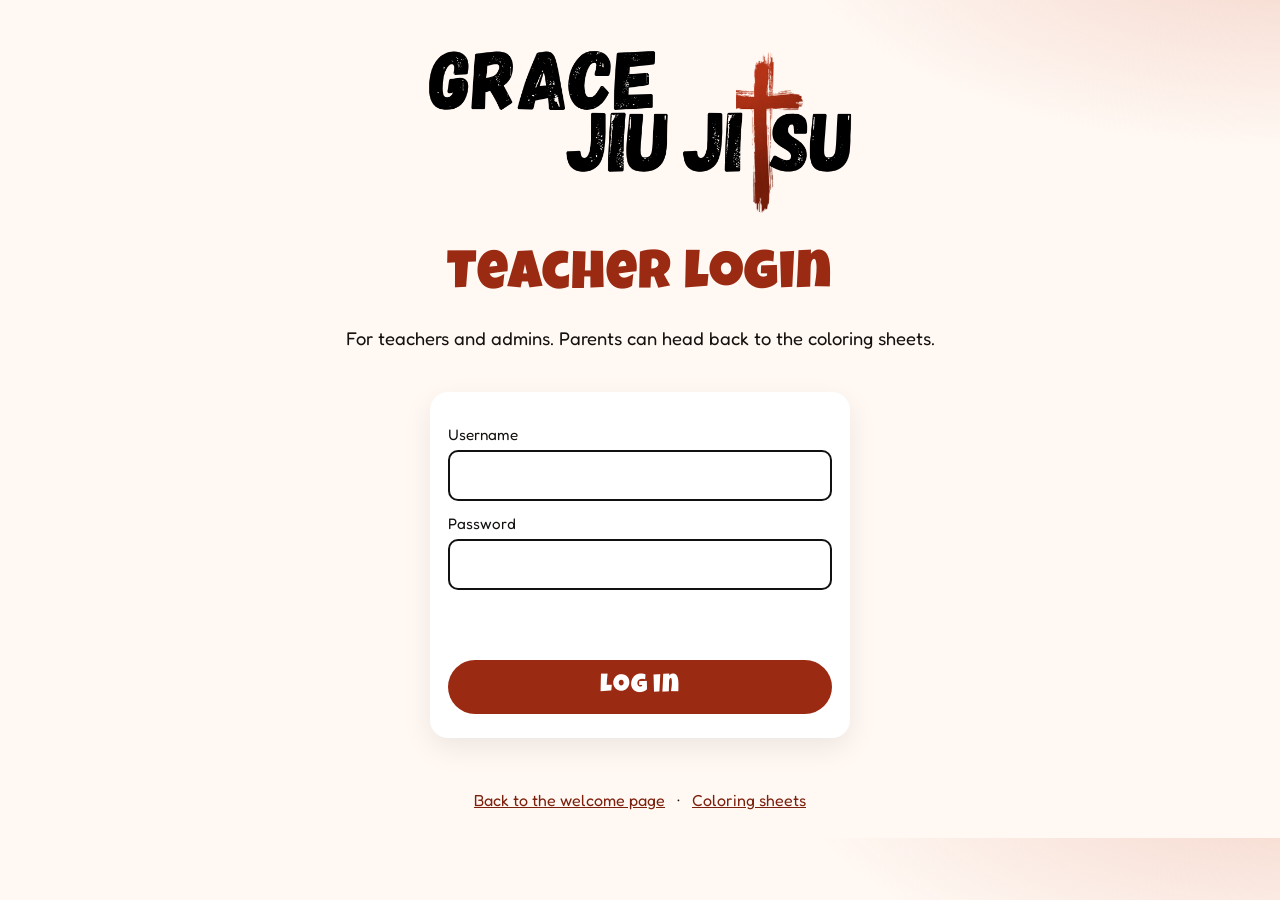
<file: login/index.html>
<!DOCTYPE html>
<html lang="en">
<head>
  <meta charset="UTF-8" />
  <meta name="viewport" content="width=device-width, initial-scale=1" />
  <meta name="bjj-base" content="">
  <script src="/bjj-base.js?v=20261029-63"></script>
  <meta name="robots" content="noindex, nofollow, noarchive, nosnippet">
  <meta name="googlebot" content="noindex, nofollow">
  <title>Teacher login · Grace BJJ Kids</title>
  <link rel="manifest" href="/login/manifest.webmanifest" />
  <meta name="theme-color" content="#9b2a12" />
  <meta name="mobile-web-app-capable" content="yes" />
  <meta name="apple-mobile-web-app-capable" content="yes" />
  <meta name="apple-mobile-web-app-status-bar-style" content="default" />
  <meta name="application-name" content="Grace BJJ Staff" />
  <meta name="apple-mobile-web-app-title" content="Grace BJJ Staff" />
  <link rel="icon" href="/icons/favicon-32.png" type="image/png" sizes="32x32" />
  <link rel="apple-touch-icon" href="/icons/apple-touch-icon.png" sizes="180x180" />
  <link rel="stylesheet" href="/css/splash.css?v=20261029-63" />
  <script src="/pwa.js?v=20261029-63" defer></script>
  <style>
    form.login {
      max-width: 420px;
      margin: 24px auto 40px;
      background: #fff;
      border-radius: 18px;
      padding: 20px 18px 24px;
      box-shadow: 0 10px 30px rgba(20, 17, 15, 0.08);
    }
    label { display: block; font-size: 0.95rem; margin: 12px 0 4px; }
    input {
      width: 100%;
      font: inherit;
      font-size: 16px;
      padding: 12px;
      border-radius: 10px;
      border: 2px solid #111;
      min-height: 48px;
    }
    button.big { border: 0; width: 100%; cursor: pointer; margin-top: 16px; }
    button.big:disabled { opacity: 0.7; }
    .error { color: #9b2a12; min-height: 1.4em; font-weight: 700; }
    .login-links { text-align: center; }
    .login-links a { display: inline-flex; align-items: center; min-height: 44px; padding: 8px; }
  </style>
</head>
<body>
  <main class="wrap">
    <header class="hero">
      <img class="logo" src="/img/logo/grace-logo-mark-transparent.png" alt="Grace Jiu-Jitsu" />
      <h1>Teacher login</h1>
      <p class="welcome">For teachers and admins. Parents can head back to the coloring sheets.</p>
    </header>
    <form class="login" id="loginForm">
      <label for="username">Username</label>
      <input id="username" name="username" autocomplete="username" required />
      <label for="password">Password</label>
      <input id="password" name="password" type="password" autocomplete="current-password" required />
      <p class="error" id="error" role="alert"></p>
      <button class="big" type="submit">Log in</button>
    </form>
    <p class="login-links"><a href="/">Back to the welcome page</a> · <a href="/coloring/">Coloring sheets</a></p>
  </main>
  <script>
    const form = document.getElementById("loginForm");
    const error = document.getElementById("error");
    const submit = form.querySelector("button.big");
    let pending = false;
    form.addEventListener("submit", async (event) => {
      event.preventDefault();
      if (pending) return;
      pending = true;
      submit.disabled = true;
      error.textContent = "";
      try {
        const pre = await fetch("/api/auth/csrf", { credentials: "same-origin" });
        const csrfBody = await pre.json();
        const res = await fetch("/api/login", {
          method: "POST",
          credentials: "same-origin",
          headers: { "Content-Type": "application/json", "X-CSRF-Token": csrfBody.csrf },
          body: JSON.stringify({
            username: document.getElementById("username").value.trim(),
            password: document.getElementById("password").value
          })
        });
        const data = await res.json().catch(() => ({}));
        if (!res.ok) {
          error.textContent = data.error || "Could not log in.";
          return;
        }
        window.location.href = "/app/";
      } catch (err) {
        error.textContent = "The attendance server is not reachable from this page.";
      } finally {
        pending = false;
        submit.disabled = false;
      }
    });
  </script>
</body>
</html>
</file>
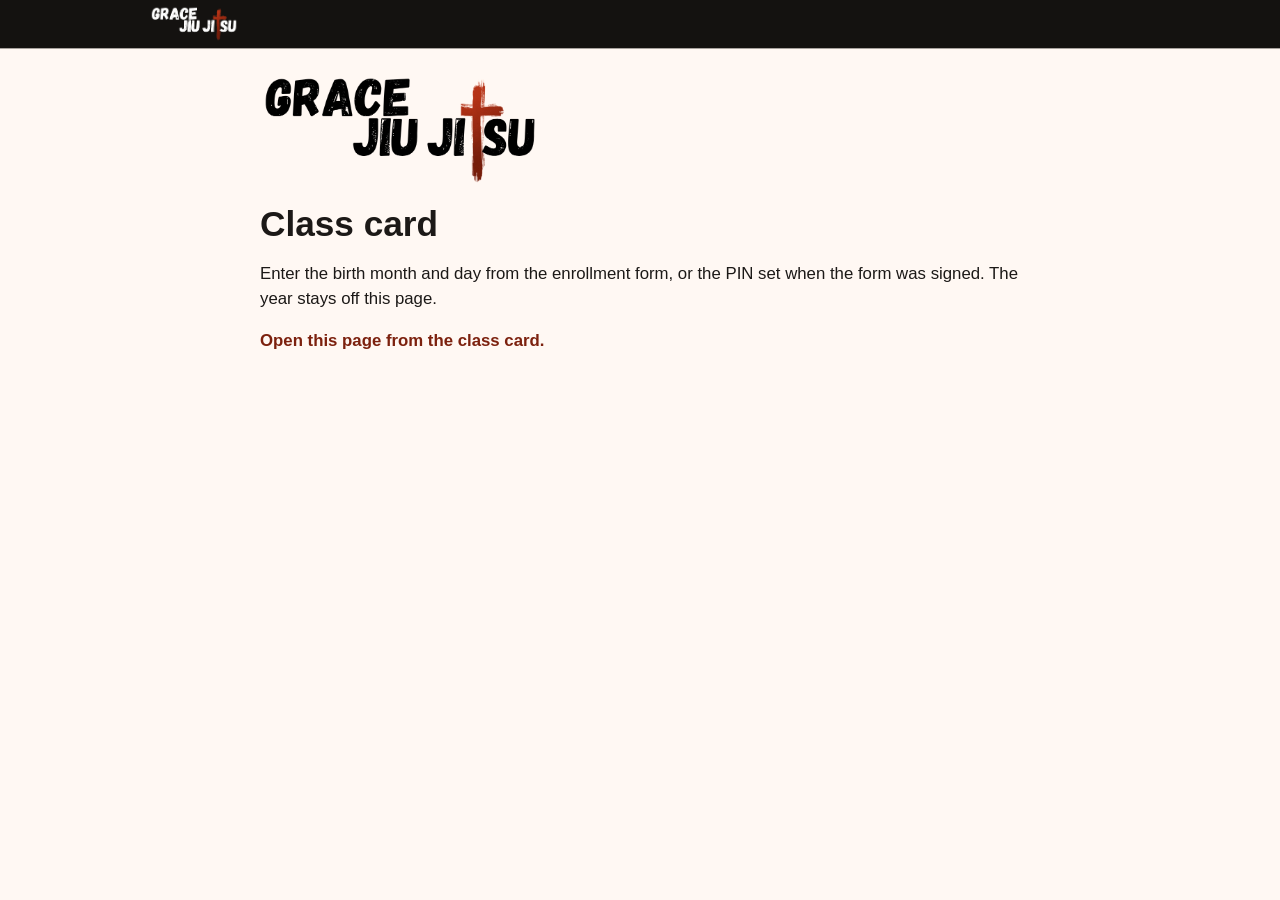
<file: p/index.html>
<!DOCTYPE html>
<html lang="en">
<head>
  <meta charset="UTF-8" />
  <meta name="viewport" content="width=device-width, initial-scale=1" />
  <meta name="bjj-base" content="">
  <script src="/bjj-base.js?v=20261029-63"></script>
  <meta name="robots" content="noindex, nofollow, noarchive, nosnippet">
  <meta name="googlebot" content="noindex, nofollow">
  <meta http-equiv="Cache-Control" content="no-store" />
  <meta name="referrer" content="no-referrer" />
  <title>Class card · Grace BJJ</title>
  <meta name="description" content="A parent checks one child's class card at Grace BJJ." />
  <link rel="icon" href="/icons/favicon-32.png" type="image/png" sizes="32x32" />
  <link rel="stylesheet" href="/css/waiver.css?v=20261029-63" />
  <link rel="stylesheet" href="/css/button-groups.css?v=20261029-63" />
  <link rel="stylesheet" href="/css/site-header.css?v=20261029-63" />
</head>
<body>
  <a class="skip" href="#main">Skip to content</a>
  <header class="top no-print" data-site-header>
    <div class="top-bar">
      <a class="brand" href="/">
        <img src="/img/logo/grace-logo-mark-reversed-transparent.png" alt="Grace Jiu-Jitsu home" />
      </a>
    </div>
  </header>
  <main class="sheet" id="main">
    <img class="logo" src="/img/logo/grace-logo-mark-transparent.png" alt="Grace Jiu-Jitsu" />
    <h1>Class card</h1>
    <p id="lead">Enter the birth month and day from the enrollment form, or the PIN set when the form was signed. The year stays off this page.</p>
    <p class="error" id="gateNote" role="alert"></p>
    <form id="gate" hidden>
      <div class="field">
        <label for="month">Birth month</label>
        <input id="month" name="month" type="number" inputmode="numeric" min="1" max="12" required autocomplete="off" />
      </div>
      <div class="field">
        <label for="day">Birth day</label>
        <input id="day" name="day" type="number" inputmode="numeric" min="1" max="31" required autocomplete="off" />
      </div>
      <div class="field">
        <label for="pin">PIN</label>
        <input id="pin" name="pin" type="password" inputmode="numeric" minlength="4" maxlength="4" autocomplete="off" />
      </div>
      <p class="row btn-grid no-print"><button type="submit">Show this card</button></p>
    </form>
    <section id="card" hidden>
      <h2 id="who" tabindex="-1"></h2>
      <p id="group"></p>
      <dl class="card-facts">
        <div>
          <dt>Belt</dt>
          <dd id="rank"></dd>
        </div>
        <div>
          <dt>Attendance</dt>
          <dd id="attendedCount"></dd>
        </div>
        <div class="wide">
          <dt>Next class</dt>
          <dd id="nextClass"></dd>
        </div>
      </dl>
      <h2 id="learnedHeading">Recent techniques</h2>
      <ul id="learned" class="learned" aria-labelledby="learnedHeading"></ul>
      <p id="learnedEmpty" hidden>No techniques recorded yet.</p>
      <h2>Progress</h2>
      <p id="progress"></p>
      <p id="recent"></p>
      <h2>Enrollment form</h2>
      <p id="waiver"></p>
      <p class="row btn-grid no-print">
        <button type="button" id="printWaiver" hidden>View / print my signed waiver</button>
        <a class="button" id="signLink" hidden href="/kids/waiver/">Sign the enrollment form</a>
      </p>
      <section id="printCopy" hidden>
        <h2>Signed enrollment</h2>
        <p id="printWho"></p>
        <p id="printWhen"></p>
        <img id="printSig" alt="Signature" hidden />
        <img id="printParentSig" alt="Parent or guardian signature" hidden />
      </section>
    </section>
  </main>
  <script>
    (function () {
      var token = (location.hash || "").replace(/^#/, "");
      var gate = document.getElementById("gate");
      var note = document.getElementById("gateNote");
      var card = document.getElementById("card");

      function say(message) {
        note.textContent = message || "";
      }

      if (!/^[A-Za-z0-9_-]{20,80}$/.test(token)) {
        say("Open this page from the class card.");
        return;
      }

      fetch("/api/me", { credentials: "same-origin", cache: "no-store" })
        .then(function (res) {
          if (res.ok) location.replace("/app/#" + token);
        })
        .catch(function () {});

      gate.hidden = false;
      gate.addEventListener("submit", function (event) {
        event.preventDefault();
        say("");
        var month = Number(document.getElementById("month").value);
        var day = Number(document.getElementById("day").value);
        var pin = document.getElementById("pin").value.trim();
        fetch("/api/public/parent", {
          method: "POST",
          credentials: "same-origin",
          cache: "no-store",
          headers: { "Content-Type": "application/json" },
          body: JSON.stringify({ token: token, month: month, day: day, pin: pin })
        })
          .then(function (res) {
            return res.json().then(function (body) {
              return { ok: res.ok, body: body || {} };
            });
          })
          .then(function (result) {
            if (!result.ok) throw new Error(result.body.error || "Those details don't match.");
            paint(result.body, month, day);
          })
          .catch(function (err) {
            say(err.message || "Those details don't match.");
          });
      });

      function classWord(count) {
        return count === 1 ? "1 class" : count + " classes";
      }

      function paint(profile, month, day) {
        gate.hidden = true;
        card.hidden = false;
        document.getElementById("lead").hidden = true;
        var who = document.getElementById("who");
        who.textContent = profile.firstName || "";
        document.getElementById("group").textContent = profile.ageGroup || "";
        document.getElementById("rank").textContent =
          (profile.beltLabel || "White") + " belt, " + (profile.stripesLabel || "no stripes");
        var progress = profile.progress || {};
        var attended = progress.classes || 0;
        document.getElementById("attendedCount").textContent = classWord(attended);
        var next = profile.nextClass || {};
        var nextEl = document.getElementById("nextClass");
        nextEl.replaceChildren();
        if (next.label && next.time) {
          if (next.makeUp) nextEl.appendChild(document.createTextNode("Make-up class: "));
          var dateLine = document.createElement("span");
          dateLine.textContent = next.label;
          var timeLine = document.createElement("span");
          timeLine.className = "next-time";
          timeLine.textContent = next.time;
          nextEl.appendChild(dateLine);
          nextEl.appendChild(timeLine);
        } else {
          nextEl.textContent = "No upcoming class is on the calendar.";
        }
        var learned = Array.isArray(progress.recentTechniques) ? progress.recentTechniques : [];
        var list = document.getElementById("learned");
        var empty = document.getElementById("learnedEmpty");
        list.replaceChildren();
        learned.forEach(function (item) {
          if (!item || !item.name) return;
          var li = document.createElement("li");
          li.textContent = item.words ? item.name + ", " + item.words : item.name;
          list.appendChild(li);
        });
        var shown = list.children.length > 0;
        list.hidden = !shown;
        empty.hidden = shown;
        var attendedLine = attended + (attended === 1 ? " class attended." : " classes attended.");
        var progressLine;
        var techniqueCount = progress.techniques || 0;
        if (progress.classesTotal && (profile.belt || "white") === "white") {
          progressLine = (progress.classesDone || 0) + " of " + progress.classesTotal + " curriculum classes mastered toward blue belt.";
        } else if (progress.classesTotal) {
          progressLine = attendedLine;
        } else {
          progressLine = techniqueCount + (techniqueCount === 1 ? " technique checked off." : " techniques checked off.");
        }
        document.getElementById("progress").textContent = progressLine;
        var recent = Array.isArray(progress.recentAttendance) ? progress.recentAttendance : [];
        document.getElementById("recent").textContent = recent.length
          ? "Recent attendance: " + recent.join(", ")
          : "No attendance recorded yet.";
        who.focus();
        var waiver = profile.waiver || {};
        var sign = document.getElementById("signLink");
        var printBtn = document.getElementById("printWaiver");
        if (waiver.signed) {
          document.getElementById("waiver").textContent =
            "Signed " + (waiver.signedOn || "") + " by " + (waiver.signerName || "") + ".";
          printBtn.hidden = false;
          sign.hidden = true;
        } else {
          document.getElementById("waiver").textContent = "Not signed yet.";
          printBtn.hidden = true;
          sign.hidden = false;
          sign.href = profile.signForm === "adult" ? "/waiver/" : "/kids/waiver/";
          sign.addEventListener("click", function () {
            try {
              sessionStorage.setItem("bjj-parent-sign", JSON.stringify({
                token: token,
                month: month,
                day: day
              }));
            } catch (err) { /* the form still opens */ }
          });
        }
        printBtn.addEventListener("click", function () {
          fetch("/api/public/parent/waiver", { credentials: "same-origin", cache: "no-store" })
            .then(function (res) {
              return res.json().then(function (body) {
                if (!res.ok) throw new Error((body && body.error) || "That form is not available.");
                return body;
              });
            })
            .then(function (body) {
              document.getElementById("printWho").textContent = body.participantName || "";
              document.getElementById("printWhen").textContent =
                "Signed " + (body.signedOn || "") + " by " + (body.signerName || "") + ".";
              var img = document.getElementById("printSig");
              if (body.signature) {
                img.src = body.signature;
                img.hidden = false;
              }
              var parentImg = document.getElementById("printParentSig");
              if (body.parentSignature) {
                parentImg.src = body.parentSignature;
                parentImg.hidden = false;
              }
              document.getElementById("printCopy").hidden = false;
              window.print();
            })
            .catch(function (err) {
              say(err.message || "That form is not available.");
            });
        });
      }
    })();
  </script>
  <script src="/site-nav.js?v=20261029-63"></script>
</body>
</html>
</file>
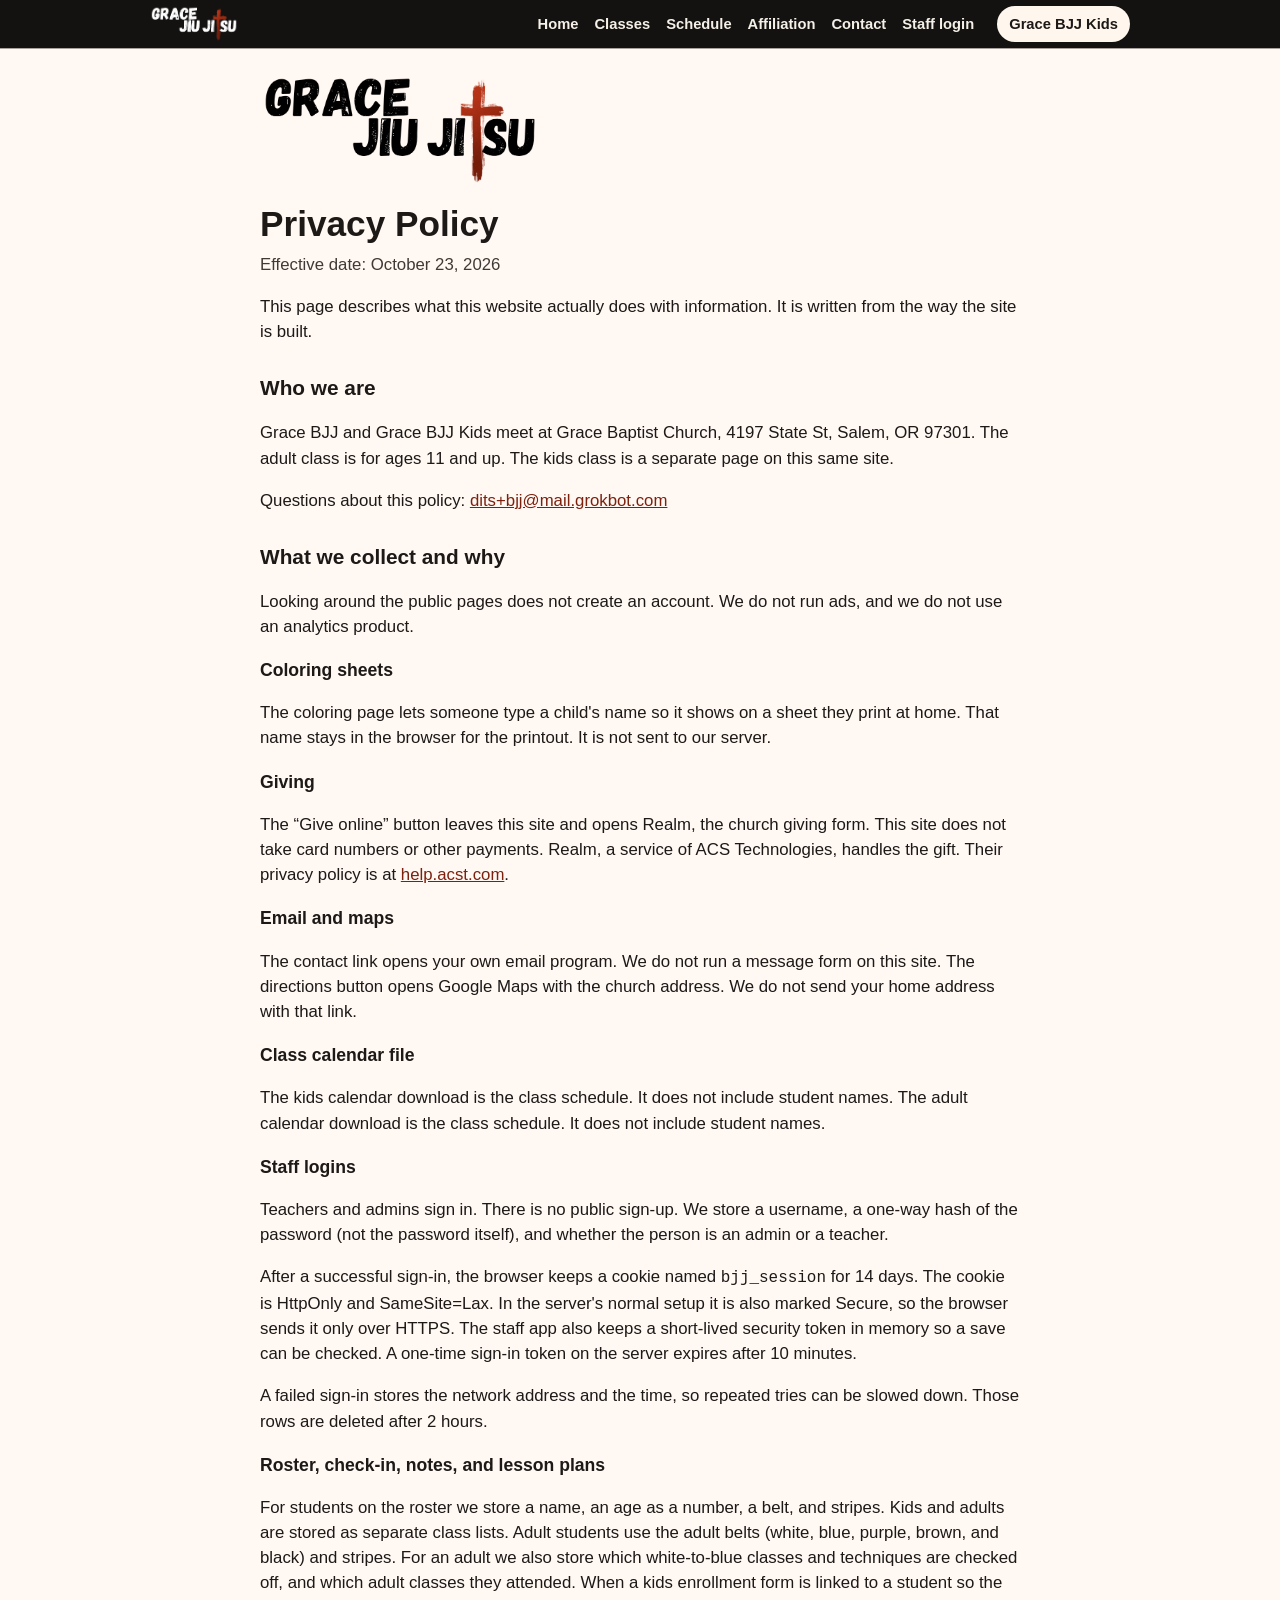
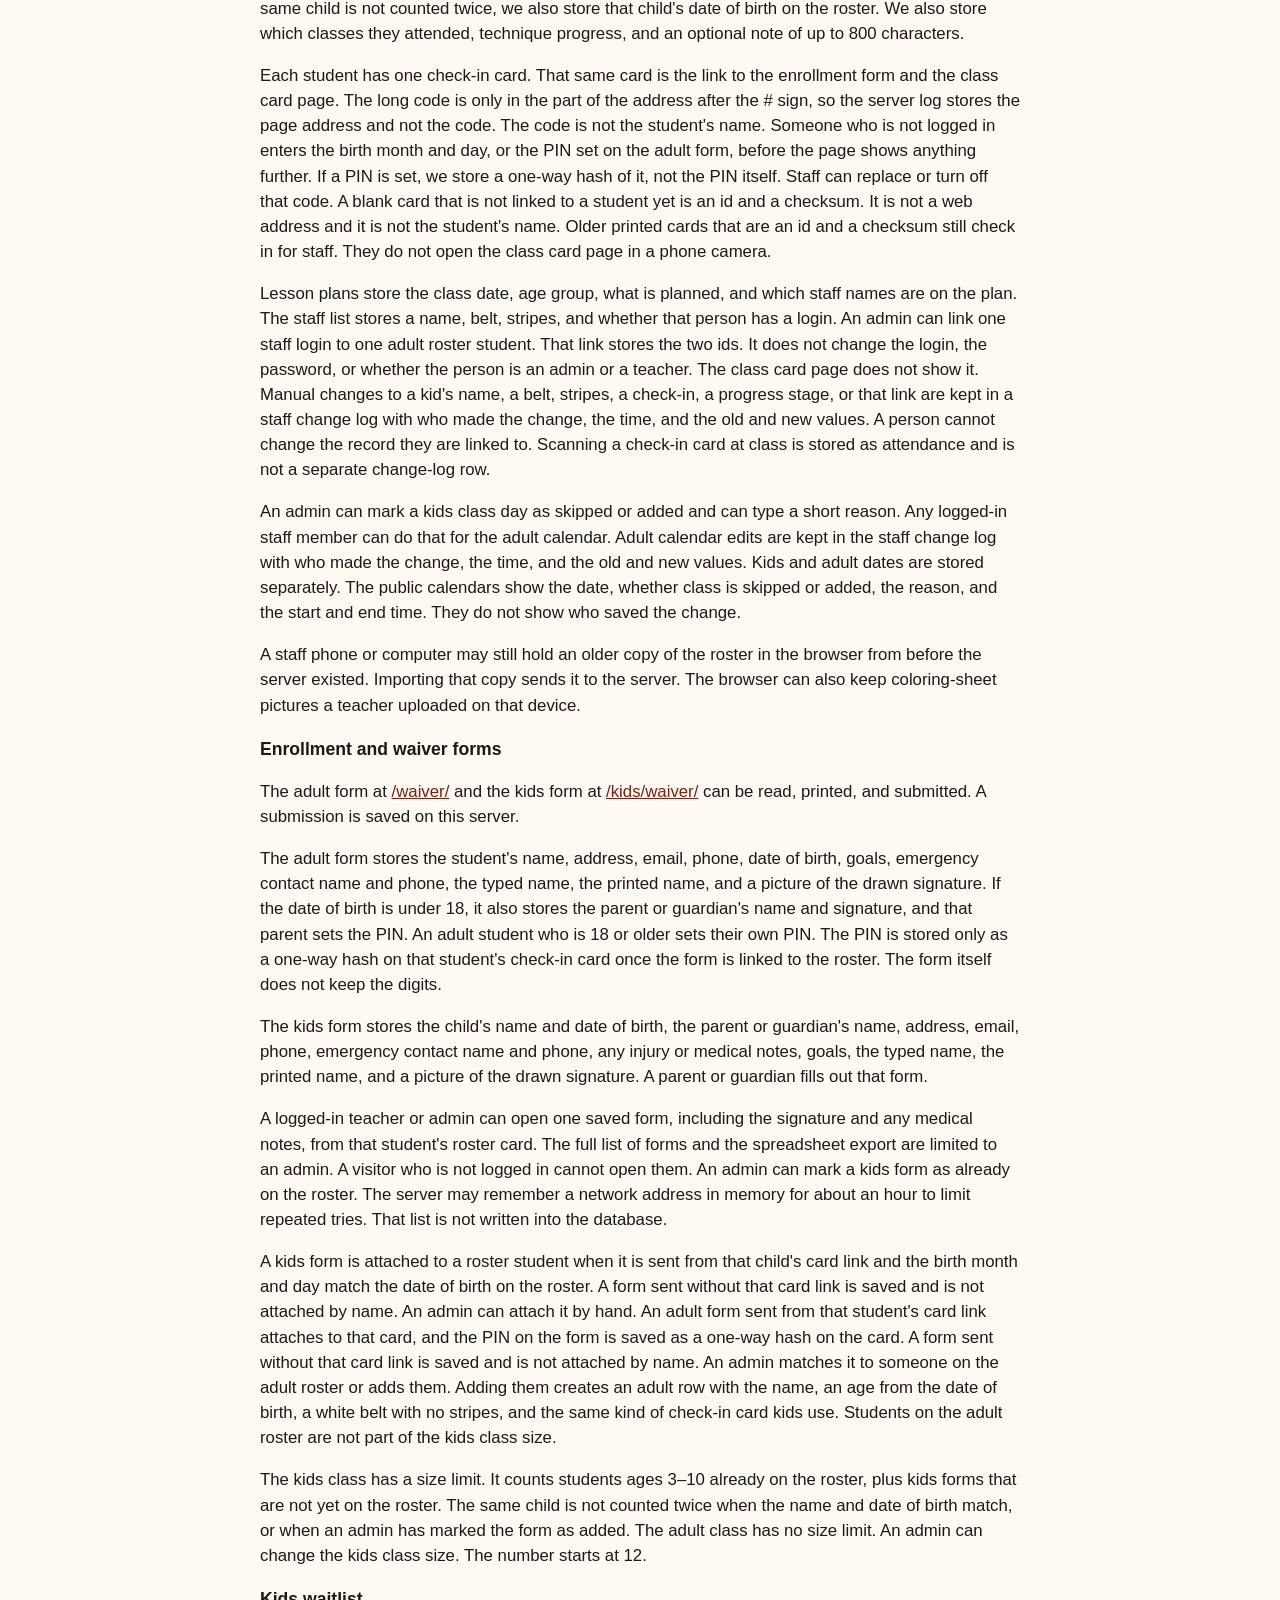
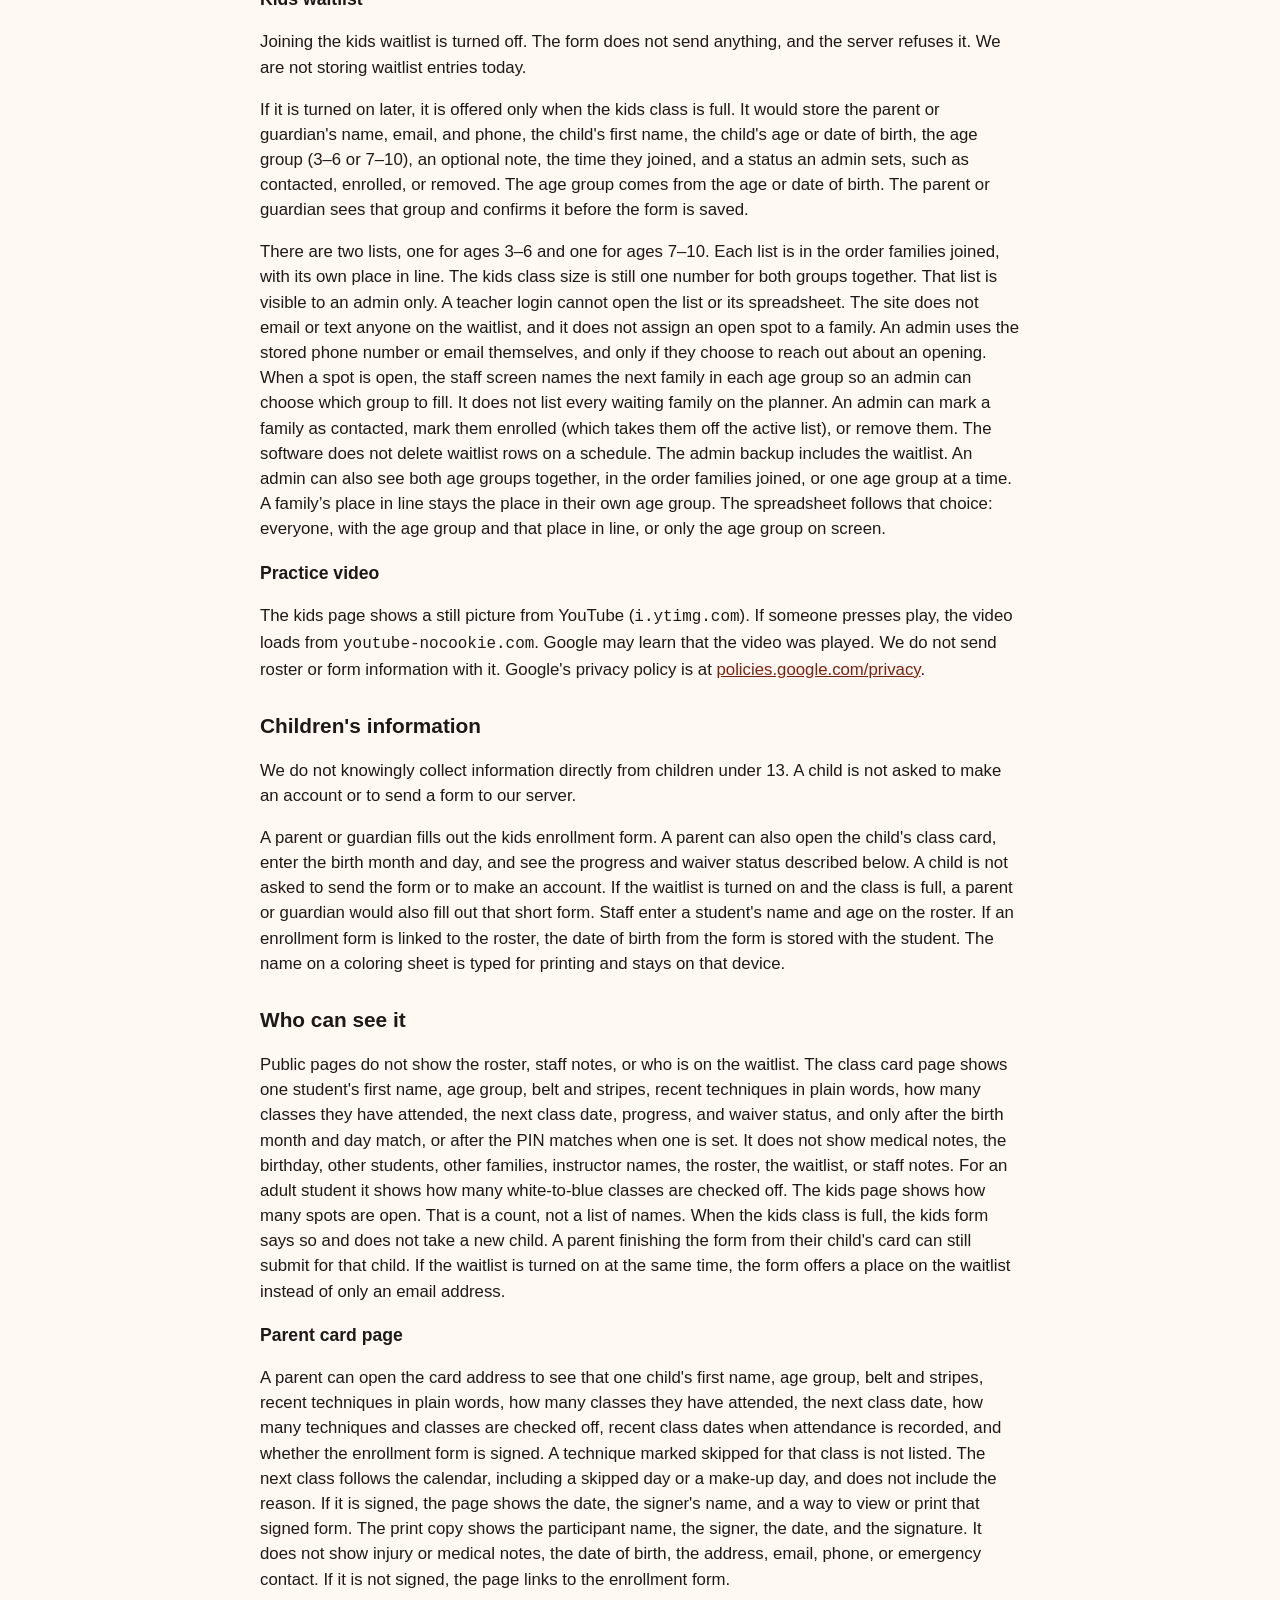
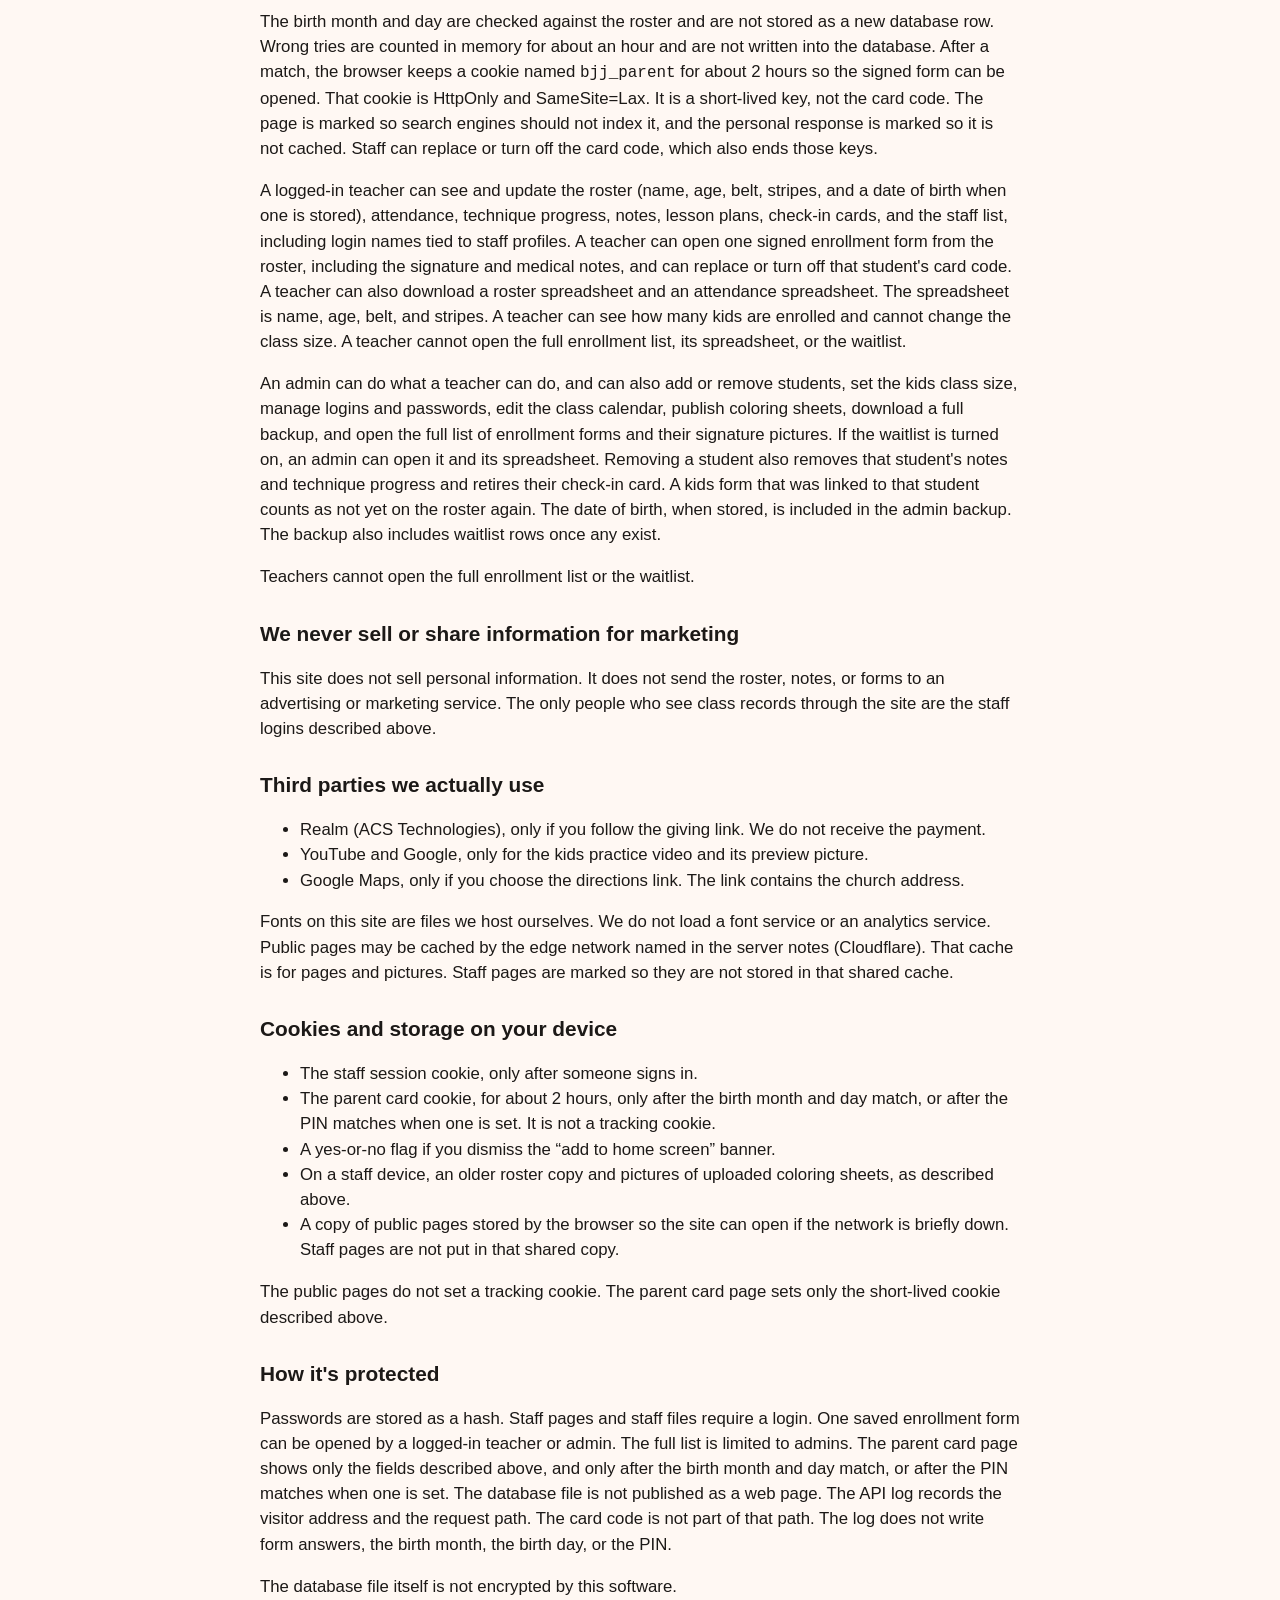
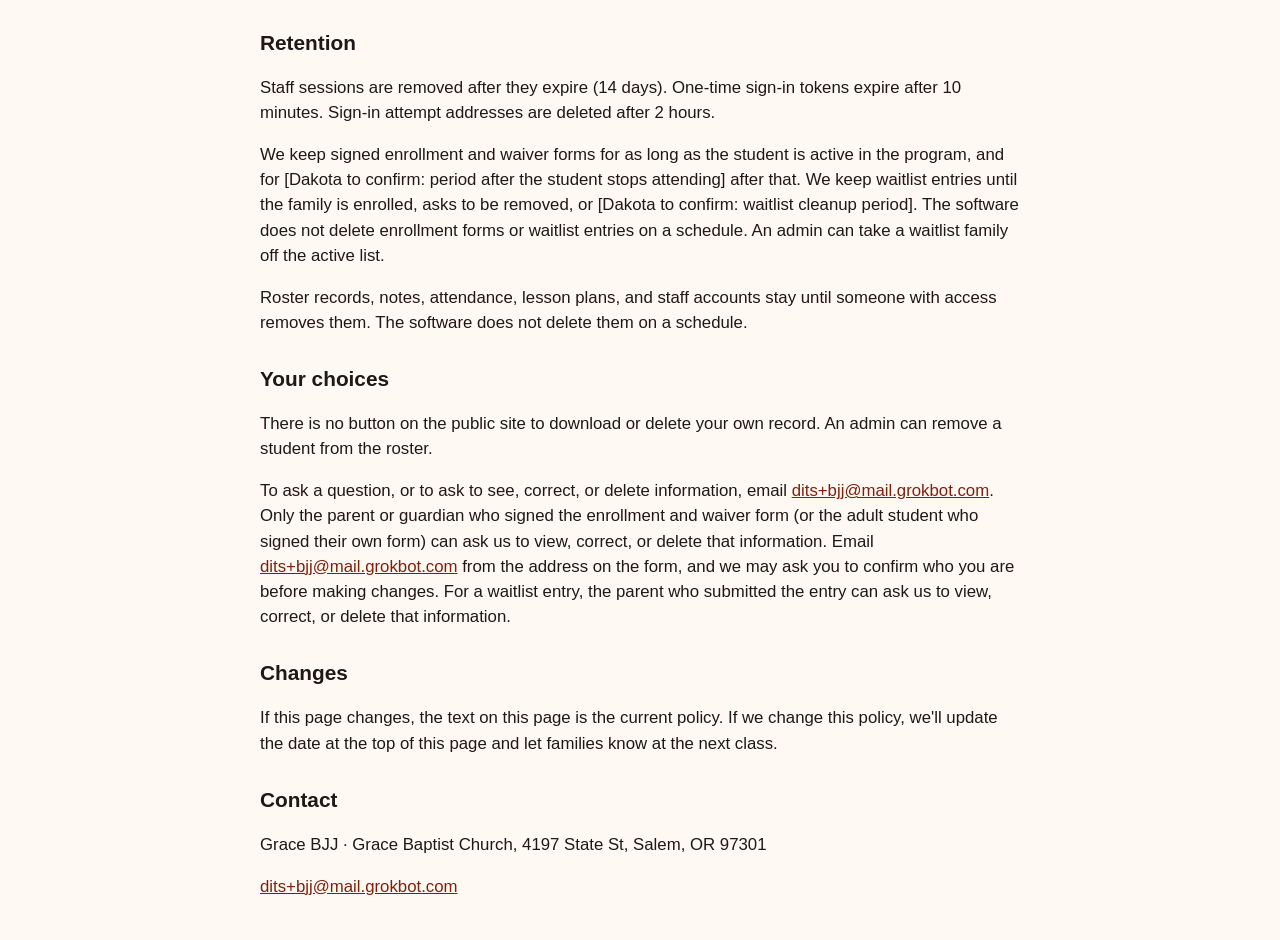
<file: privacy/index.html>
<!DOCTYPE html>
<html lang="en">
<head>
  <meta charset="UTF-8" />
  <meta name="viewport" content="width=device-width, initial-scale=1" />
  <meta name="bjj-base" content="">
  <script src="/bjj-base.js?v=20261029-63"></script>
  <meta name="robots" content="noindex, nofollow, noarchive, nosnippet">
  <meta name="googlebot" content="noindex, nofollow">
  <title>Privacy Policy · Grace BJJ</title>
  <meta name="description" content="How Grace BJJ and Grace BJJ Kids handle information at Grace Baptist Church in Salem." />
  <link rel="icon" href="/icons/favicon-32.png" type="image/png" sizes="32x32" />
  <link rel="stylesheet" href="/css/waiver.css?v=20261029-63" />
  <link rel="stylesheet" href="/css/site-header.css?v=20261029-63" />
</head>
<body>
  <a class="skip" href="#main">Skip to content</a>
  <header class="top" data-site-header>
    <div class="top-bar">
      <a class="brand" href="/">
        <img src="/img/logo/grace-logo-mark-reversed-transparent.png" alt="Grace Jiu-Jitsu home" />
      </a>
      <a class="kids-pill" href="/kids/">Grace BJJ Kids</a>
      <button type="button" class="nav-toggle" aria-expanded="false" aria-controls="site-menu" aria-label="Menu">
        <span class="nav-toggle-bars" aria-hidden="true"></span>
      </button>
      <nav class="site-nav" id="site-menu" aria-label="Primary">
        <a href="/#home">Home</a>
        <a href="/#classes">Classes</a>
        <a href="/#schedule">Schedule</a>
        <a href="/#affiliation">Affiliation</a>
        <a href="/#contact">Contact</a>
        <a href="/login/">Staff login</a>
      </nav>
    </div>
  </header>
  <main class="sheet" id="main">
    <img class="logo" src="/img/logo/grace-logo-mark-transparent.png" alt="Grace Jiu-Jitsu" />
    <h1>Privacy Policy</h1>
    <p class="lede">Effective date: October 23, 2026</p>
    <p>This page describes what this website actually does with information. It is written from the way the site is built.</p>

    <section>
      <h2>Who we are</h2>
      <p>Grace BJJ and Grace BJJ Kids meet at Grace Baptist Church, 4197 State St, Salem, OR 97301. The adult class is for ages 11 and up. The kids class is a separate page on this same site.</p>
      <p>Questions about this policy: <a href="mailto:dits%2Bbjj@mail.grokbot.com?subject=Grace%20BJJ%20privacy">dits+bjj@mail.grokbot.com</a></p>
    </section>

    <section>
      <h2>What we collect and why</h2>
      <p>Looking around the public pages does not create an account. We do not run ads, and we do not use an analytics product.</p>

      <h3>Coloring sheets</h3>
      <p>The coloring page lets someone type a child's name so it shows on a sheet they print at home. That name stays in the browser for the printout. It is not sent to our server.</p>

      <h3>Giving</h3>
      <p>The “Give online” button leaves this site and opens Realm, the church giving form. This site does not take card numbers or other payments. Realm, a service of ACS Technologies, handles the gift. Their privacy policy is at <a href="https://help.acst.com/en/trust-center/policies/privacy-policy" target="_blank" rel="noopener noreferrer">help.acst.com</a>.</p>

      <h3>Email and maps</h3>
      <p>The contact link opens your own email program. We do not run a message form on this site. The directions button opens Google Maps with the church address. We do not send your home address with that link.</p>

      <h3>Class calendar file</h3>
      <p>The kids calendar download is the class schedule. It does not include student names. The adult calendar download is the class schedule. It does not include student names.</p>

      <h3>Staff logins</h3>
      <p>Teachers and admins sign in. There is no public sign-up. We store a username, a one-way hash of the password (not the password itself), and whether the person is an admin or a teacher.</p>
      <p>After a successful sign-in, the browser keeps a cookie named <code>bjj_session</code> for 14 days. The cookie is HttpOnly and SameSite=Lax. In the server's normal setup it is also marked Secure, so the browser sends it only over HTTPS. The staff app also keeps a short-lived security token in memory so a save can be checked. A one-time sign-in token on the server expires after 10 minutes.</p>
      <p>A failed sign-in stores the network address and the time, so repeated tries can be slowed down. Those rows are deleted after 2 hours.</p>

      <h3>Roster, check-in, notes, and lesson plans</h3>
      <p>For students on the roster we store a name, an age as a number, a belt, and stripes. Kids and adults are stored as separate class lists. Adult students use the adult belts (white, blue, purple, brown, and black) and stripes. For an adult we also store which white-to-blue classes and techniques are checked off, and which adult classes they attended. When a kids enrollment form is linked to a student so the same child is not counted twice, we also store that child's date of birth on the roster. We also store which classes they attended, technique progress, and an optional note of up to 800 characters.</p>
      <p>Each student has one check-in card. That same card is the link to the enrollment form and the class card page. The long code is only in the part of the address after the # sign, so the server log stores the page address and not the code. The code is not the student's name. Someone who is not logged in enters the birth month and day, or the PIN set on the adult form, before the page shows anything further. If a PIN is set, we store a one-way hash of it, not the PIN itself. Staff can replace or turn off that code. A blank card that is not linked to a student yet is an id and a checksum. It is not a web address and it is not the student's name. Older printed cards that are an id and a checksum still check in for staff. They do not open the class card page in a phone camera.</p>
      <p>Lesson plans store the class date, age group, what is planned, and which staff names are on the plan. The staff list stores a name, belt, stripes, and whether that person has a login. An admin can link one staff login to one adult roster student. That link stores the two ids. It does not change the login, the password, or whether the person is an admin or a teacher. The class card page does not show it. Manual changes to a kid's name, a belt, stripes, a check-in, a progress stage, or that link are kept in a staff change log with who made the change, the time, and the old and new values. A person cannot change the record they are linked to. Scanning a check-in card at class is stored as attendance and is not a separate change-log row.</p>
      <p>An admin can mark a kids class day as skipped or added and can type a short reason. Any logged-in staff member can do that for the adult calendar. Adult calendar edits are kept in the staff change log with who made the change, the time, and the old and new values. Kids and adult dates are stored separately. The public calendars show the date, whether class is skipped or added, the reason, and the start and end time. They do not show who saved the change.</p>
      <p>A staff phone or computer may still hold an older copy of the roster in the browser from before the server existed. Importing that copy sends it to the server. The browser can also keep coloring-sheet pictures a teacher uploaded on that device.</p>

      <h3>Enrollment and waiver forms</h3>
      <p>The adult form at <a href="/waiver/">/waiver/</a> and the kids form at <a href="/kids/waiver/">/kids/waiver/</a> can be read, printed, and submitted. A submission is saved on this server.</p>
      <p>The adult form stores the student's name, address, email, phone, date of birth, goals, emergency contact name and phone, the typed name, the printed name, and a picture of the drawn signature. If the date of birth is under 18, it also stores the parent or guardian's name and signature, and that parent sets the PIN. An adult student who is 18 or older sets their own PIN. The PIN is stored only as a one-way hash on that student's check-in card once the form is linked to the roster. The form itself does not keep the digits.</p>
      <p>The kids form stores the child's name and date of birth, the parent or guardian's name, address, email, phone, emergency contact name and phone, any injury or medical notes, goals, the typed name, the printed name, and a picture of the drawn signature. A parent or guardian fills out that form.</p>
      <p>A logged-in teacher or admin can open one saved form, including the signature and any medical notes, from that student's roster card. The full list of forms and the spreadsheet export are limited to an admin. A visitor who is not logged in cannot open them. An admin can mark a kids form as already on the roster. The server may remember a network address in memory for about an hour to limit repeated tries. That list is not written into the database.</p>
      <p>A kids form is attached to a roster student when it is sent from that child's card link and the birth month and day match the date of birth on the roster. A form sent without that card link is saved and is not attached by name. An admin can attach it by hand. An adult form sent from that student's card link attaches to that card, and the PIN on the form is saved as a one-way hash on the card. A form sent without that card link is saved and is not attached by name. An admin matches it to someone on the adult roster or adds them. Adding them creates an adult row with the name, an age from the date of birth, a white belt with no stripes, and the same kind of check-in card kids use. Students on the adult roster are not part of the kids class size.</p>
      <p>The kids class has a size limit. It counts students ages 3–10 already on the roster, plus kids forms that are not yet on the roster. The same child is not counted twice when the name and date of birth match, or when an admin has marked the form as added. The adult class has no size limit. An admin can change the kids class size. The number starts at 12.</p>

      <h3>Kids waitlist</h3>
      <p>Joining the kids waitlist is turned off. The form does not send anything, and the server refuses it. We are not storing waitlist entries today.</p>
      <p>If it is turned on later, it is offered only when the kids class is full. It would store the parent or guardian's name, email, and phone, the child's first name, the child's age or date of birth, the age group (3–6 or 7–10), an optional note, the time they joined, and a status an admin sets, such as contacted, enrolled, or removed. The age group comes from the age or date of birth. The parent or guardian sees that group and confirms it before the form is saved.</p>
      <p>There are two lists, one for ages 3–6 and one for ages 7–10. Each list is in the order families joined, with its own place in line. The kids class size is still one number for both groups together. That list is visible to an admin only. A teacher login cannot open the list or its spreadsheet. The site does not email or text anyone on the waitlist, and it does not assign an open spot to a family. An admin uses the stored phone number or email themselves, and only if they choose to reach out about an opening. When a spot is open, the staff screen names the next family in each age group so an admin can choose which group to fill. It does not list every waiting family on the planner. An admin can mark a family as contacted, mark them enrolled (which takes them off the active list), or remove them. The software does not delete waitlist rows on a schedule. The admin backup includes the waitlist. An admin can also see both age groups together, in the order families joined, or one age group at a time. A family’s place in line stays the place in their own age group. The spreadsheet follows that choice: everyone, with the age group and that place in line, or only the age group on screen.</p>

      <h3>Practice video</h3>
      <p>The kids page shows a still picture from YouTube (<code>i.ytimg.com</code>). If someone presses play, the video loads from <code>youtube-nocookie.com</code>. Google may learn that the video was played. We do not send roster or form information with it. Google's privacy policy is at <a href="https://policies.google.com/privacy" target="_blank" rel="noopener noreferrer">policies.google.com/privacy</a>.</p>
    </section>

    <section>
      <h2>Children's information</h2>
      <p>We do not knowingly collect information directly from children under 13. A child is not asked to make an account or to send a form to our server.</p>
      <p>A parent or guardian fills out the kids enrollment form. A parent can also open the child's class card, enter the birth month and day, and see the progress and waiver status described below. A child is not asked to send the form or to make an account. If the waitlist is turned on and the class is full, a parent or guardian would also fill out that short form. Staff enter a student's name and age on the roster. If an enrollment form is linked to the roster, the date of birth from the form is stored with the student. The name on a coloring sheet is typed for printing and stays on that device.</p>
    </section>

    <section>
      <h2>Who can see it</h2>
      <p>Public pages do not show the roster, staff notes, or who is on the waitlist. The class card page shows one student's first name, age group, belt and stripes, recent techniques in plain words, how many classes they have attended, the next class date, progress, and waiver status, and only after the birth month and day match, or after the PIN matches when one is set. It does not show medical notes, the birthday, other students, other families, instructor names, the roster, the waitlist, or staff notes. For an adult student it shows how many white-to-blue classes are checked off. The kids page shows how many spots are open. That is a count, not a list of names. When the kids class is full, the kids form says so and does not take a new child. A parent finishing the form from their child's card can still submit for that child. If the waitlist is turned on at the same time, the form offers a place on the waitlist instead of only an email address.</p>
      <h3>Parent card page</h3>
      <p>A parent can open the card address to see that one child's first name, age group, belt and stripes, recent techniques in plain words, how many classes they have attended, the next class date, how many techniques and classes are checked off, recent class dates when attendance is recorded, and whether the enrollment form is signed. A technique marked skipped for that class is not listed. The next class follows the calendar, including a skipped day or a make-up day, and does not include the reason. If it is signed, the page shows the date, the signer's name, and a way to view or print that signed form. The print copy shows the participant name, the signer, the date, and the signature. It does not show injury or medical notes, the date of birth, the address, email, phone, or emergency contact. If it is not signed, the page links to the enrollment form.</p>
      <p>The birth month and day are checked against the roster and are not stored as a new database row. Wrong tries are counted in memory for about an hour and are not written into the database. After a match, the browser keeps a cookie named <code>bjj_parent</code> for about 2 hours so the signed form can be opened. That cookie is HttpOnly and SameSite=Lax. It is a short-lived key, not the card code. The page is marked so search engines should not index it, and the personal response is marked so it is not cached. Staff can replace or turn off the card code, which also ends those keys.</p>
      <p>A logged-in teacher can see and update the roster (name, age, belt, stripes, and a date of birth when one is stored), attendance, technique progress, notes, lesson plans, check-in cards, and the staff list, including login names tied to staff profiles. A teacher can open one signed enrollment form from the roster, including the signature and medical notes, and can replace or turn off that student's card code. A teacher can also download a roster spreadsheet and an attendance spreadsheet. The spreadsheet is name, age, belt, and stripes. A teacher can see how many kids are enrolled and cannot change the class size. A teacher cannot open the full enrollment list, its spreadsheet, or the waitlist.</p>
      <p>An admin can do what a teacher can do, and can also add or remove students, set the kids class size, manage logins and passwords, edit the class calendar, publish coloring sheets, download a full backup, and open the full list of enrollment forms and their signature pictures. If the waitlist is turned on, an admin can open it and its spreadsheet. Removing a student also removes that student's notes and technique progress and retires their check-in card. A kids form that was linked to that student counts as not yet on the roster again. The date of birth, when stored, is included in the admin backup. The backup also includes waitlist rows once any exist.</p>
      <p>Teachers cannot open the full enrollment list or the waitlist.</p>
    </section>

    <section>
      <h2>We never sell or share information for marketing</h2>
      <p>This site does not sell personal information. It does not send the roster, notes, or forms to an advertising or marketing service. The only people who see class records through the site are the staff logins described above.</p>
    </section>

    <section>
      <h2>Third parties we actually use</h2>
      <ul>
        <li>Realm (ACS Technologies), only if you follow the giving link. We do not receive the payment.</li>
        <li>YouTube and Google, only for the kids practice video and its preview picture.</li>
        <li>Google Maps, only if you choose the directions link. The link contains the church address.</li>
      </ul>
      <p>Fonts on this site are files we host ourselves. We do not load a font service or an analytics service. Public pages may be cached by the edge network named in the server notes (Cloudflare). That cache is for pages and pictures. Staff pages are marked so they are not stored in that shared cache.</p>
    </section>

    <section>
      <h2>Cookies and storage on your device</h2>
      <ul>
        <li>The staff session cookie, only after someone signs in.</li>
        <li>The parent card cookie, for about 2 hours, only after the birth month and day match, or after the PIN matches when one is set. It is not a tracking cookie.</li>
        <li>A yes-or-no flag if you dismiss the “add to home screen” banner.</li>
        <li>On a staff device, an older roster copy and pictures of uploaded coloring sheets, as described above.</li>
        <li>A copy of public pages stored by the browser so the site can open if the network is briefly down. Staff pages are not put in that shared copy.</li>
      </ul>
      <p>The public pages do not set a tracking cookie. The parent card page sets only the short-lived cookie described above.</p>
    </section>

    <section>
      <h2>How it's protected</h2>
      <p>Passwords are stored as a hash. Staff pages and staff files require a login. One saved enrollment form can be opened by a logged-in teacher or admin. The full list is limited to admins. The parent card page shows only the fields described above, and only after the birth month and day match, or after the PIN matches when one is set. The database file is not published as a web page. The API log records the visitor address and the request path. The card code is not part of that path. The log does not write form answers, the birth month, the birth day, or the PIN.</p>
      <p>The database file itself is not encrypted by this software.</p>
    </section>

    <section>
      <h2>Retention</h2>
      <p>Staff sessions are removed after they expire (14 days). One-time sign-in tokens expire after 10 minutes. Sign-in attempt addresses are deleted after 2 hours.</p>
      <p>We keep signed enrollment and waiver forms for as long as the student is active in the program, and for [Dakota to confirm: period after the student stops attending] after that. We keep waitlist entries until the family is enrolled, asks to be removed, or [Dakota to confirm: waitlist cleanup period]. The software does not delete enrollment forms or waitlist entries on a schedule. An admin can take a waitlist family off the active list.</p>
      <p>Roster records, notes, attendance, lesson plans, and staff accounts stay until someone with access removes them. The software does not delete them on a schedule.</p>
    </section>

    <section>
      <h2>Your choices</h2>
      <p>There is no button on the public site to download or delete your own record. An admin can remove a student from the roster.</p>
      <p>To ask a question, or to ask to see, correct, or delete information, email <a href="mailto:dits%2Bbjj@mail.grokbot.com?subject=Grace%20BJJ%20privacy">dits+bjj@mail.grokbot.com</a>. Only the parent or guardian who signed the enrollment and waiver form (or the adult student who signed their own form) can ask us to view, correct, or delete that information. Email <a href="mailto:dits%2Bbjj@mail.grokbot.com?subject=Grace%20BJJ%20privacy">dits+bjj@mail.grokbot.com</a> from the address on the form, and we may ask you to confirm who you are before making changes. For a waitlist entry, the parent who submitted the entry can ask us to view, correct, or delete that information.</p>
    </section>

    <section>
      <h2>Changes</h2>
      <p>If this page changes, the text on this page is the current policy. If we change this policy, we'll update the date at the top of this page and let families know at the next class.</p>
    </section>

    <section>
      <h2>Contact</h2>
      <p>Grace BJJ · Grace Baptist Church, 4197 State St, Salem, OR 97301</p>
      <p><a href="mailto:dits%2Bbjj@mail.grokbot.com?subject=Grace%20BJJ%20privacy">dits+bjj@mail.grokbot.com</a></p>
    </section>
  </main>
  <script src="/site-nav.js?v=20261029-63"></script>
</body>
</html>
</file>
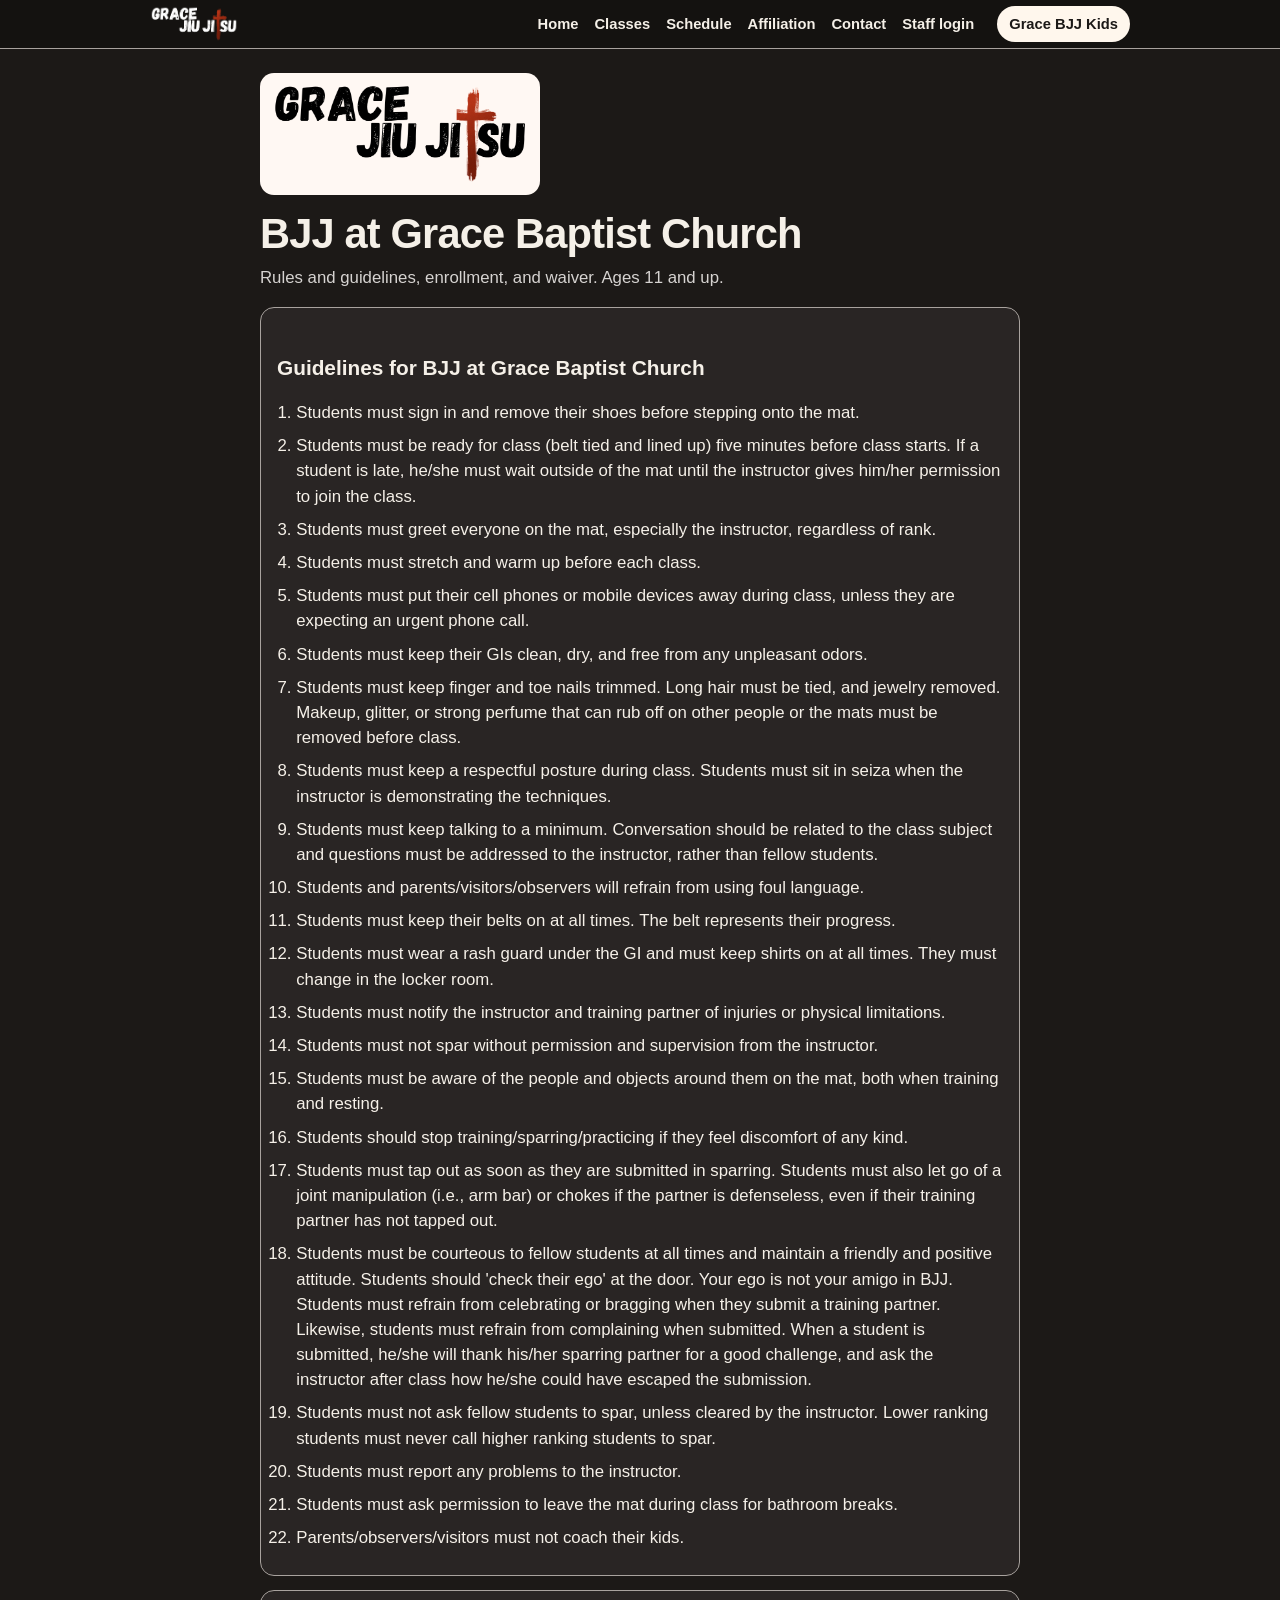
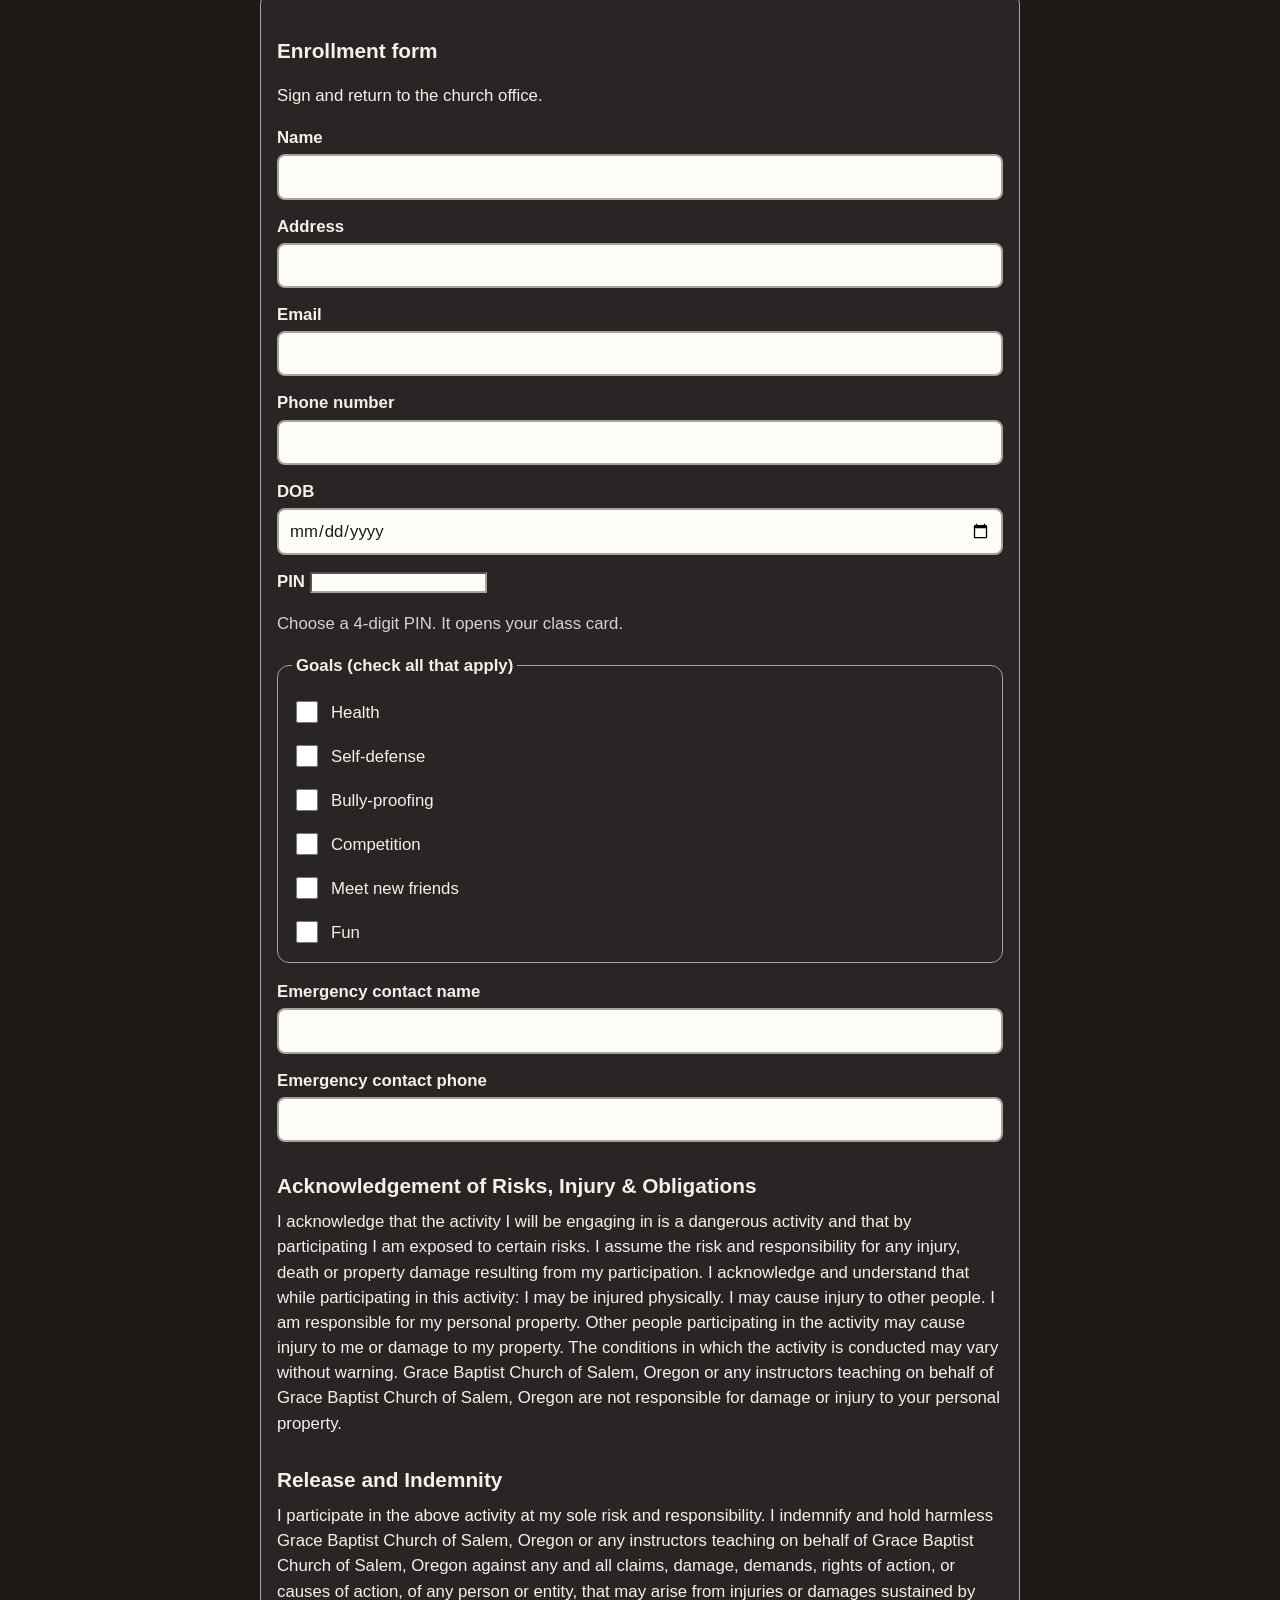
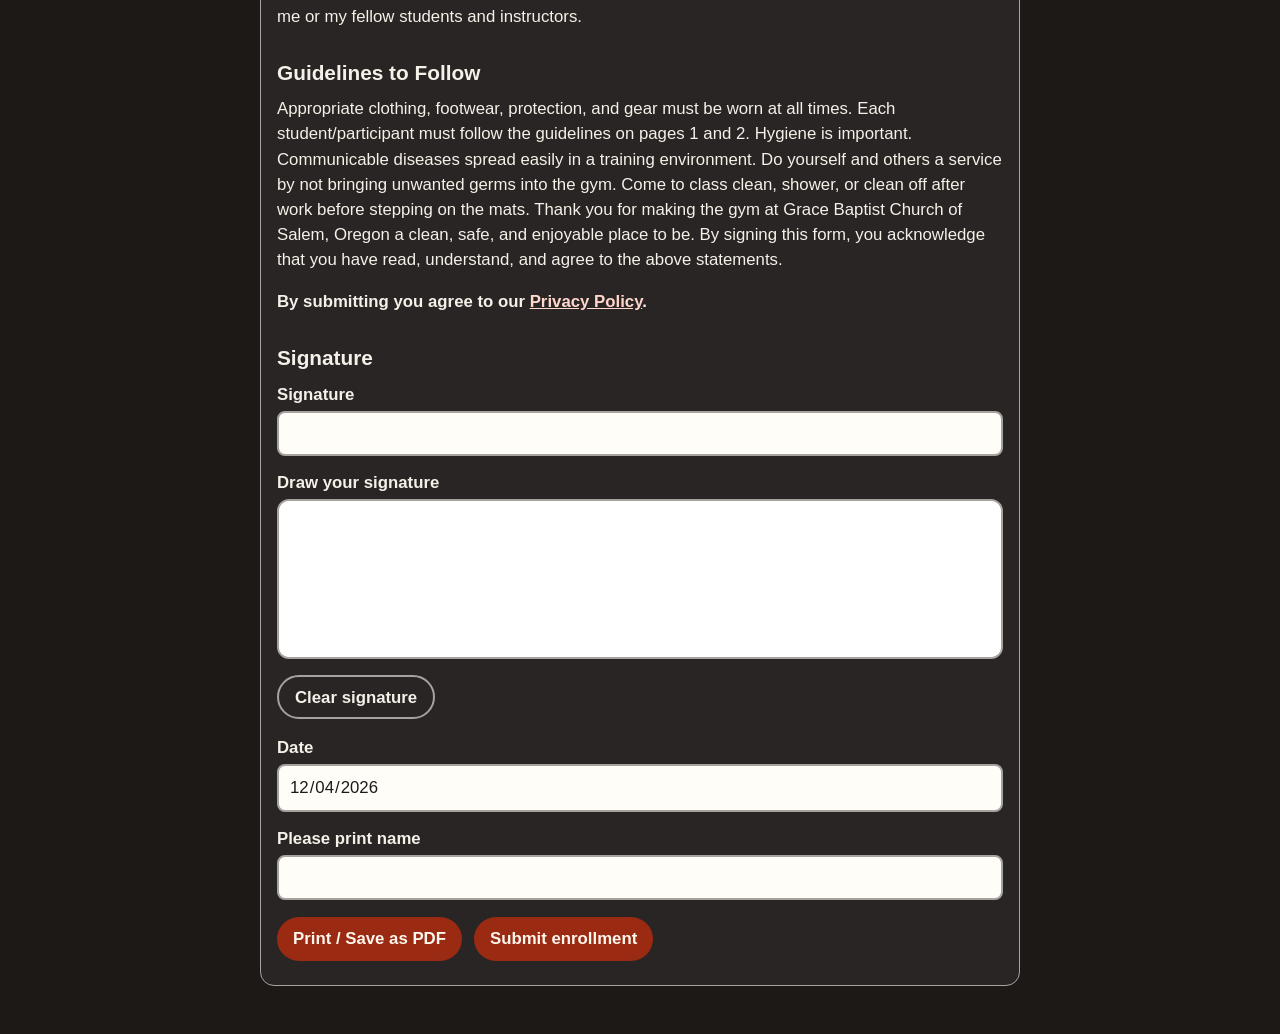
<file: waiver/index.html>
<!DOCTYPE html>
<html lang="en">
<head>
  <meta charset="UTF-8" />
  <meta name="viewport" content="width=device-width, initial-scale=1" />
  <meta name="bjj-base" content="">
  <script src="/bjj-base.js?v=20261029-63"></script>
  <meta name="robots" content="noindex, nofollow, noarchive, nosnippet">
  <meta name="googlebot" content="noindex, nofollow">
  <title>Grace BJJ enrollment</title>
  <meta name="description" content="Rules, enrollment, and waiver for Grace BJJ at Grace Baptist Church. Ages 11 and up." />
  <link rel="manifest" href="/manifest.webmanifest" />
  <meta name="theme-color" content="#9b2a12" />
  <meta name="mobile-web-app-capable" content="yes" />
  <meta name="apple-mobile-web-app-capable" content="yes" />
  <meta name="apple-mobile-web-app-status-bar-style" content="default" />
  <meta name="application-name" content="Grace BJJ" />
  <meta name="apple-mobile-web-app-title" content="Grace BJJ" />
  <link rel="icon" href="/icons/favicon-32.png" type="image/png" sizes="32x32" />
  <link rel="stylesheet" href="/css/waiver.css?v=20261029-63" />
  <link rel="stylesheet" href="/css/button-groups.css?v=20261029-63" />
  <link rel="stylesheet" href="/css/site-header.css?v=20261029-63" />
  <script src="/pwa.js?v=20261029-63" defer></script>
</head>
<body data-kind="adult">
  <a class="skip" href="#main">Skip to content</a>
  <header class="top no-print" data-site-header>
    <div class="top-bar">
      <a class="brand" href="/">
        <img src="/img/logo/grace-logo-mark-reversed-transparent.png" alt="Grace Jiu-Jitsu home" />
      </a>
      <a class="kids-pill" href="/kids/">Grace BJJ Kids</a>
      <button type="button" class="nav-toggle" aria-expanded="false" aria-controls="site-menu" aria-label="Menu">
        <span class="nav-toggle-bars" aria-hidden="true"></span>
      </button>
      <nav class="site-nav" id="site-menu" aria-label="Primary">
        <a href="/#home">Home</a>
        <a href="/#classes">Classes</a>
        <a href="/#schedule">Schedule</a>
        <a href="/#affiliation">Affiliation</a>
        <a href="/#contact">Contact</a>
        <a href="/login/">Staff login</a>
      </nav>
    </div>
  </header>
  <main class="sheet" id="main">
    <img class="logo" src="/img/logo/grace-logo-mark-transparent.png" alt="Grace Jiu-Jitsu" />
    <h1>BJJ at Grace Baptist Church</h1>
    <p class="lede">Rules and guidelines, enrollment, and waiver. Ages 11 and up.</p>
    <p class="closed no-print" id="closedNote">Do not submit yet. Enrollment is not open.</p>

    <section>
      <h2>Guidelines for BJJ at Grace Baptist Church</h2>
      <ol class="rules">
        <li>Students must sign in and remove their shoes before stepping onto the mat.</li>
        <li>Students must be ready for class (belt tied and lined up) five minutes before class starts. If a student is late, he/she must wait outside of the mat until the instructor gives him/her permission to join the class.</li>
        <li>Students must greet everyone on the mat, especially the instructor, regardless of rank.</li>
        <li>Students must stretch and warm up before each class.</li>
        <li>Students must put their cell phones or mobile devices away during class, unless they are expecting an urgent phone call.</li>
        <li>Students must keep their GIs clean, dry, and free from any unpleasant odors.</li>
        <li>Students must keep finger and toe nails trimmed. Long hair must be tied, and jewelry removed. Makeup, glitter, or strong perfume that can rub off on other people or the mats must be removed before class.</li>
        <li>Students must keep a respectful posture during class. Students must sit in seiza when the instructor is demonstrating the techniques.</li>
        <li>Students must keep talking to a minimum. Conversation should be related to the class subject and questions must be addressed to the instructor, rather than fellow students.</li>
        <li>Students and parents/visitors/observers will refrain from using foul language.</li>
        <li>Students must keep their belts on at all times. The belt represents their progress.</li>
        <li>Students must wear a rash guard under the GI and must keep shirts on at all times. They must change in the locker room.</li>
        <li>Students must notify the instructor and training partner of injuries or physical limitations.</li>
        <li>Students must not spar without permission and supervision from the instructor.</li>
        <li>Students must be aware of the people and objects around them on the mat, both when training and resting.</li>
        <li>Students should stop training/sparring/practicing if they feel discomfort of any kind.</li>
        <li>Students must tap out as soon as they are submitted in sparring. Students must also let go of a joint manipulation (i.e., arm bar) or chokes if the partner is defenseless, even if their training partner has not tapped out.</li>
        <li>Students must be courteous to fellow students at all times and maintain a friendly and positive attitude. Students should 'check their ego' at the door. Your ego is not your amigo in BJJ. Students must refrain from celebrating or bragging when they submit a training partner. Likewise, students must refrain from complaining when submitted. When a student is submitted, he/she will thank his/her sparring partner for a good challenge, and ask the instructor after class how he/she could have escaped the submission.</li>
        <li>Students must not ask fellow students to spar, unless cleared by the instructor. Lower ranking students must never call higher ranking students to spar.</li>
        <li>Students must report any problems to the instructor.</li>
        <li>Students must ask permission to leave the mat during class for bathroom breaks.</li>
        <li>Parents/observers/visitors must not coach their kids.</li>
      </ol>
    </section>

    <form id="waiverForm" novalidate>
      <h2>Enrollment form</h2>
      <p>Sign and return to the church office.</p>
      <div class="field">
        <label for="participantName">Name</label>
        <input id="participantName" name="participantName" type="text" autocomplete="name" required maxlength="120" />
      </div>
      <div class="field">
        <label for="address">Address</label>
        <input id="address" name="address" type="text" autocomplete="street-address" required maxlength="300" />
      </div>
      <div class="field">
        <label for="email">Email</label>
        <input id="email" name="email" type="email" autocomplete="email" required maxlength="160" />
      </div>
      <div class="field">
        <label for="phone">Phone number</label>
        <input id="phone" name="phone" type="tel" autocomplete="tel" required maxlength="40" />
      </div>
      <div class="field">
        <label for="dob">DOB</label>
        <input id="dob" name="dob" type="date" required />
      </div>
      <div class="field" id="pinField">
        <label for="cardPin" id="pinLabel">PIN</label>
        <input id="cardPin" name="cardPin" type="password" inputmode="numeric" autocomplete="off" minlength="4" maxlength="4" pattern="[0-9]{4}" required />
        <p class="hint" id="pinHint">Choose a 4-digit PIN. It opens your class card.</p>
      </div>
      <p class="error" id="ageNote" hidden></p>

      <fieldset>
        <legend>Goals (check all that apply)</legend>
        <label class="check"><input type="checkbox" name="goals" value="Health" /> Health</label>
        <label class="check"><input type="checkbox" name="goals" value="Self-defense" /> Self-defense</label>
        <label class="check"><input type="checkbox" name="goals" value="Bully-proofing" /> Bully-proofing</label>
        <label class="check"><input type="checkbox" name="goals" value="Competition" /> Competition</label>
        <label class="check"><input type="checkbox" name="goals" value="Meet new friends" /> Meet new friends</label>
        <label class="check"><input type="checkbox" name="goals" value="Fun" /> Fun</label>
      </fieldset>

      <div class="field">
        <label for="emergencyName">Emergency contact name</label>
        <input id="emergencyName" name="emergencyName" type="text" required maxlength="120" />
      </div>
      <div class="field">
        <label for="emergencyPhone">Emergency contact phone</label>
        <input id="emergencyPhone" name="emergencyPhone" type="tel" required maxlength="40" />
      </div>

      <section class="legal" id="risks">
        <h2>Acknowledgement of Risks, Injury &amp; Obligations</h2>
        <p>I acknowledge that the activity I will be engaging in is a dangerous activity and that by participating I am exposed to certain risks. I assume the risk and responsibility for any injury, death or property damage resulting from my participation. I acknowledge and understand that while participating in this activity: I may be injured physically. I may cause injury to other people. I am responsible for my personal property. Other people participating in the activity may cause injury to me or damage to my property. The conditions in which the activity is conducted may vary without warning. Grace Baptist Church of Salem, Oregon or any instructors teaching on behalf of Grace Baptist Church of Salem, Oregon are not responsible for damage or injury to your personal property.</p>
      </section>

      <section class="legal" id="release">
        <h2>Release and Indemnity</h2>
        <p>I participate in the above activity at my sole risk and responsibility. I indemnify and hold harmless Grace Baptist Church of Salem, Oregon or any instructors teaching on behalf of Grace Baptist Church of Salem, Oregon against any and all claims, damage, demands, rights of action, or causes of action, of any person or entity, that may arise from injuries or damages sustained by me or my fellow students and instructors.</p>
      </section>

      <section class="legal" id="hygiene">
        <h2>Guidelines to Follow</h2>
        <p>Appropriate clothing, footwear, protection, and gear must be worn at all times. Each student/participant must follow the guidelines on pages 1 and 2. Hygiene is important. Communicable diseases spread easily in a training environment. Do yourself and others a service by not bringing unwanted germs into the gym. Come to class clean, shower, or clean off after work before stepping on the mats. Thank you for making the gym at Grace Baptist Church of Salem, Oregon a clean, safe, and enjoyable place to be. By signing this form, you acknowledge that you have read, understand, and agree to the above statements.</p>
      </section>

      <p class="agree">By submitting you agree to our <a href="/privacy/">Privacy Policy</a>.</p>
      <div class="sig-block">
        <h2>Signature</h2>
        <div class="field">
          <label for="typedName">Signature</label>
          <input id="typedName" name="typedName" type="text" autocomplete="name" required maxlength="120" />
        </div>
        <div class="field">
          <label for="signaturePad">Draw your signature</label>
          <canvas class="pad" id="signaturePad" width="600" height="160"></canvas>
          <p class="row btn-grid no-print"><button class="ghost" type="button" data-clear="signaturePad">Clear signature</button></p>
        </div>
        <div class="field">
          <label for="signedOn">Date</label>
          <input id="signedOn" name="signedOn" type="date" readonly />
        </div>
        <div class="field">
          <label for="printName">Please print name</label>
          <input id="printName" name="printName" type="text" autocomplete="name" required maxlength="120" />
        </div>
      </div>

      <div id="minorFields" hidden>
        <h2>Parent or guardian</h2>
        <p>Students under 18 also need a parent or guardian name and signature.</p>
        <div class="field">
          <label for="parentName">Name of parent (if minor)</label>
          <input id="parentName" name="parentName" type="text" maxlength="120" />
        </div>
        <div class="field">
          <label for="parentTypedName">Parent or guardian signature</label>
          <input id="parentTypedName" name="parentTypedName" type="text" maxlength="120" />
        </div>
        <div class="field">
          <label for="parentPad">Draw the parent or guardian signature</label>
          <canvas class="pad" id="parentPad" width="600" height="160"></canvas>
          <p class="row btn-grid no-print"><button class="ghost" type="button" data-clear="parentPad">Clear parent signature</button></p>
        </div>
        <div class="field">
          <label for="parentPrintName">Please print name</label>
          <input id="parentPrintName" name="parentPrintName" type="text" maxlength="120" />
        </div>
      </div>

      <p class="error" id="formNote" role="alert"></p>
      <p class="row btn-grid no-print">
        <button type="button" id="printBtn">Print / Save as PDF</button>
        <button type="submit" id="submitBtn" disabled>Submit enrollment</button>
      </p>
    </form>
  </main>
  <script src="/site-nav.js?v=20261029-63"></script>
  <script src="/waiver/waiver.js?v=20261029-63"></script>
</body>
</html>
</file>
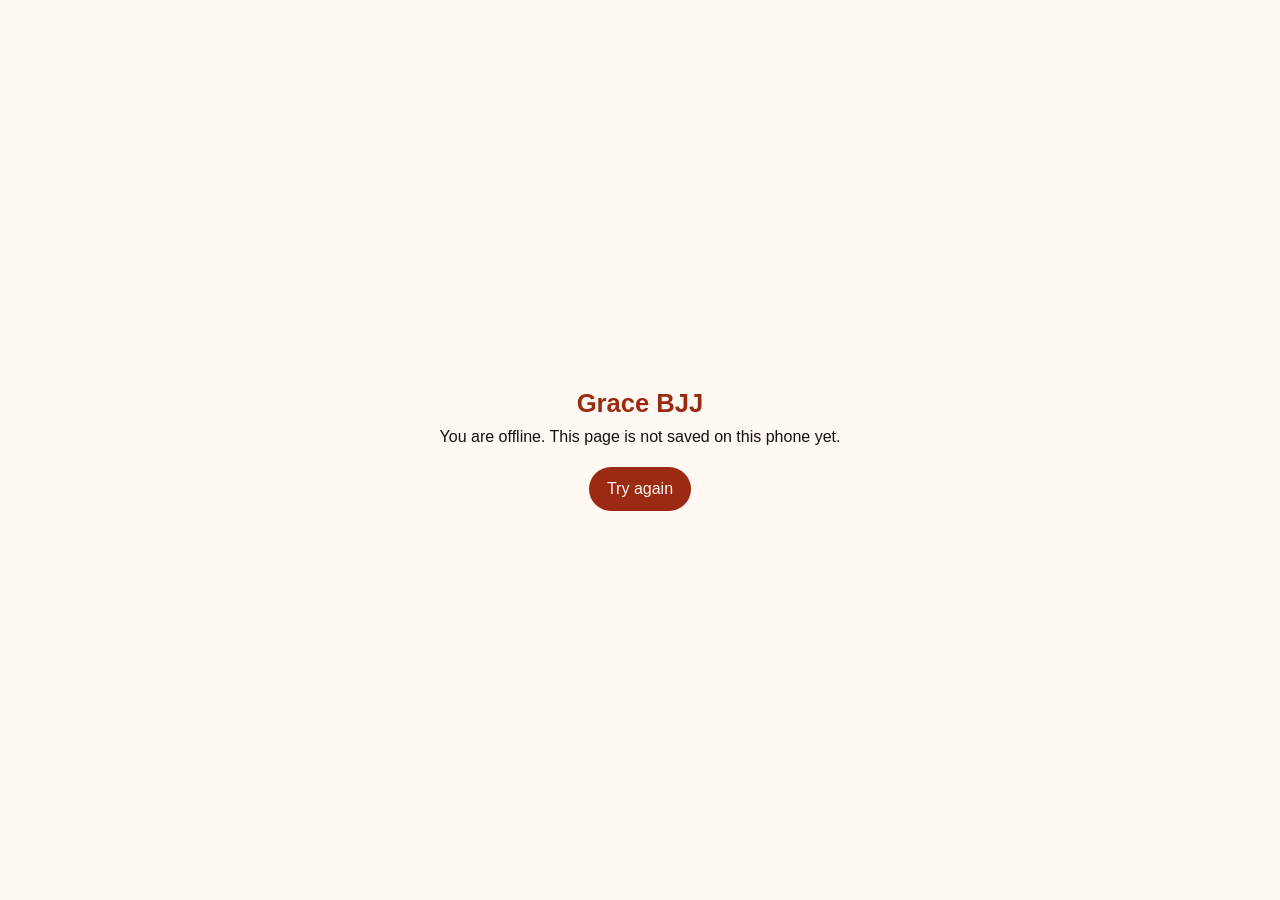
<file: offline.html>
<!DOCTYPE html>
<html lang="en">
<head>
  <meta charset="UTF-8" />
  <meta name="viewport" content="width=device-width, initial-scale=1" />
  <meta name="bjj-base" content="">
  <script src="/bjj-base.js?v=20261029-63"></script>
  <meta name="robots" content="noindex, nofollow, noarchive, nosnippet">
  <meta name="googlebot" content="noindex, nofollow">
  <title>Offline · Grace BJJ</title>
  <style>
    body {
      margin: 0;
      min-height: 100vh;
      display: grid;
      place-items: center;
      background: #fff8f3;
      color: #14110f;
      font-family: "Segoe UI", sans-serif;
    }
    main { max-width: 26rem; padding: 32px 20px; text-align: center; }
    h1 { margin: 0 0 8px; font-size: 1.6rem; color: #9b2a12; }
    p { margin: 0 0 18px; line-height: 1.4; }
    button {
      min-height: 44px;
      font-size: 16px;
      background: #9b2a12;
      color: #fff8f3;
      border: 0;
      border-radius: 999px;
      padding: 10px 18px;
    }
  </style>
</head>
<body>
  <main>
    <h1>Grace BJJ</h1>
    <p>You are offline. This page is not saved on this phone yet.</p>
    <button type="button" onclick="location.reload()">Try again</button>
  </main>
</body>
</html>
</file>
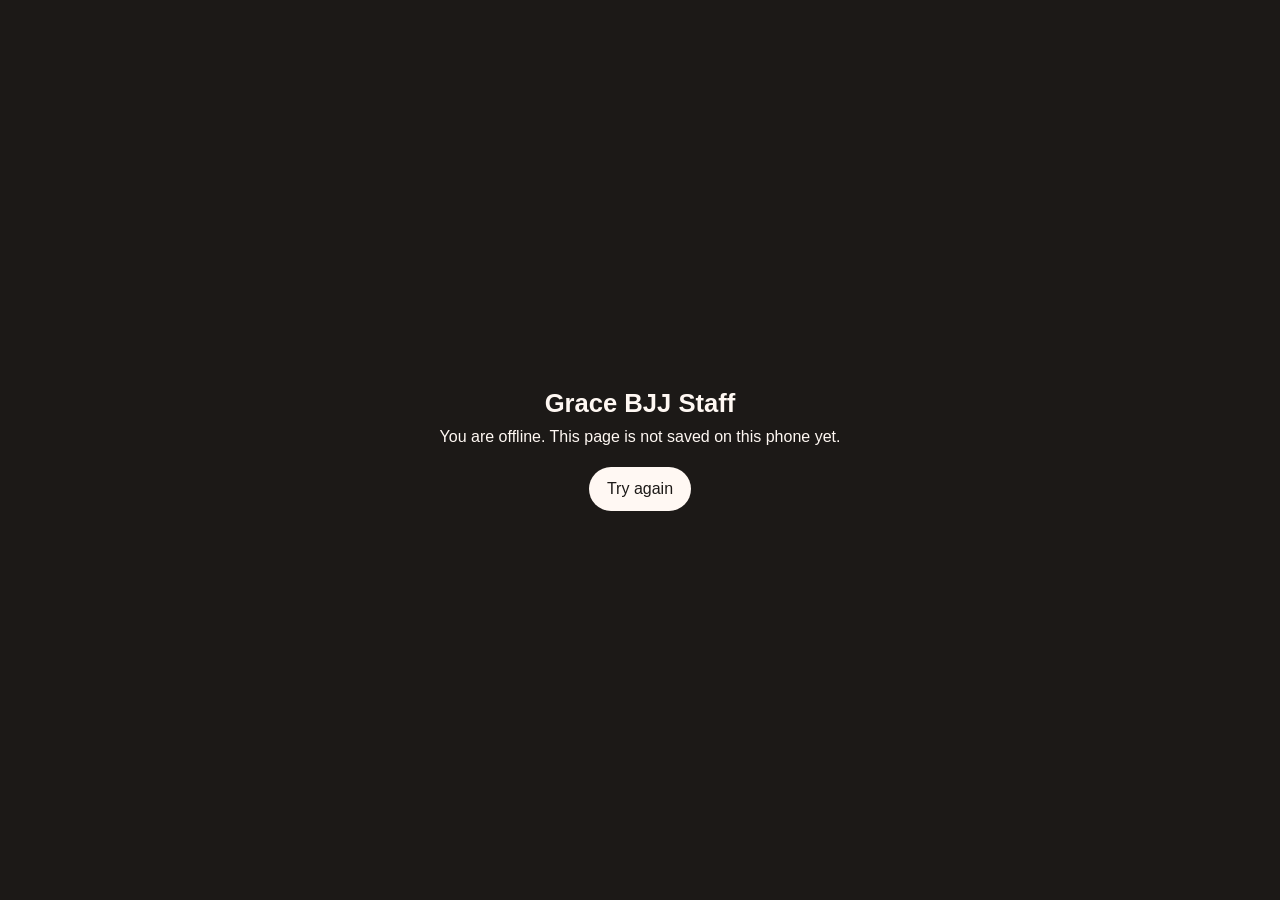
<file: app/offline.html>
<!DOCTYPE html>
<html lang="en">
<head>
  <meta charset="UTF-8" />
  <meta name="viewport" content="width=device-width, initial-scale=1" />
  <meta name="bjj-base" content="">
  <script src="/bjj-base.js?v=20261029-63"></script>
  <meta name="robots" content="noindex, nofollow, noarchive, nosnippet">
  <meta name="googlebot" content="noindex, nofollow">
  <title>Offline · Grace BJJ Staff</title>
  <style>
    body {
      margin: 0;
      min-height: 100vh;
      display: grid;
      place-items: center;
      background: #1c1917;
      color: #fff8f3;
      font-family: "Segoe UI", sans-serif;
    }
    main { max-width: 26rem; padding: 32px 20px; text-align: center; }
    h1 { margin: 0 0 8px; font-size: 1.6rem; }
    p { margin: 0 0 18px; line-height: 1.4; }
    button {
      min-height: 44px;
      font-size: 16px;
      background: #fff8f3;
      color: #1c1917;
      border: 0;
      border-radius: 999px;
      padding: 10px 18px;
    }
  </style>
</head>
<body>
  <main>
    <h1>Grace BJJ Staff</h1>
    <p>You are offline. This page is not saved on this phone yet.</p>
    <button type="button" onclick="location.reload()">Try again</button>
  </main>
</body>
</html>
</file>
<file: css/splash.css>
@font-face {
  font-family: "Luckiest Guy";
  src: url("/fonts/LuckiestGuy-Regular.ttf") format("truetype");
  font-display: swap;
}
@font-face {
  font-family: "Fredoka";
  src: url("/fonts/Fredoka-SemiBold.ttf") format("truetype");
  font-display: swap;
}

:root {
  --ink: #14110f;
  --red: #9b2a12;
  --red-dark: #7c210e;
  --paper: #fff8f3;
  --card: #ffffff;
  --line: #eadfd6;
}

* { box-sizing: border-box; }
html, body { margin: 0; }
body {
  font-family: "Fredoka", "Segoe UI", sans-serif;
  background:
    radial-gradient(900px 420px at 100% -10%, #f3d2c6 0%, transparent 55%),
    var(--paper);
  color: var(--ink);
  line-height: 1.45;
}
a { color: var(--red-dark); }
.skip {
  position: absolute;
  left: 12px;
  top: -40px;
  background: #111;
  color: #fff;
  padding: 8px 12px;
}
.skip:focus { top: 12px; }
.wrap { width: min(920px, calc(100% - 32px)); max-width: 100%; min-width: 0; margin: 0 auto; }
header.hero { padding: 28px 0 8px; text-align: center; min-width: 0; }
.logo {
  width: min(440px, 92vw);
  max-width: 100%;
  min-width: 0;
  height: auto;
  background: transparent;
  display: block;
  margin: 0 auto;
}
h1, h2, .values strong {
  font-family: "Luckiest Guy", "Arial Black", sans-serif;
  font-weight: 400;
  letter-spacing: 0.02em;
}
h1 { font-size: clamp(2.2rem, 8vw, 3.4rem); margin: 18px 0 8px; color: var(--red); }
header.hero h1 { margin-top: 16px; text-wrap: balance; }
.welcome { font-size: 1.15rem; max-width: 38rem; margin: 0 auto 8px; text-wrap: balance; }

.values {
  display: grid;
  grid-template-columns: 1fr;
  gap: 10px;
  margin: 22px 0;
}
.values div {
  background: var(--card);
  border: 3px solid #111;
  border-radius: 16px;
  padding: 12px 14px;
  text-align: center;
}
.values strong { display: block; color: var(--red); font-size: 1.6rem; }

.panel {
  background: var(--card);
  border-radius: 18px;
  padding: 18px 16px;
  margin: 14px 0;
  box-shadow: 0 8px 24px rgba(20, 17, 15, 0.05);
}
h2 { margin: 0 0 8px; font-size: 1.7rem; }
.donate-ask {
  color: var(--red-dark);
  font-weight: 700;
}
.spots {
  display: inline-block;
  max-width: 100%;
  margin: 12px 0 0;
  background: #111;
  color: #fff;
  border-radius: 999px;
  padding: 8px 14px;
  font-size: 1rem;
  font-weight: 700;
}
.spots[hidden] { display: none !important; }
.next {
  display: inline-block;
  max-width: 100%;
  margin-top: 8px;
  background: #111;
  color: #fff;
  border-radius: 999px;
  padding: 6px 12px;
  font-size: 1rem;
  overflow-wrap: anywhere;
}
.ages { list-style: none; padding: 0; margin: 0; }
.ages li {
  display: grid;
  grid-template-columns: 4.2rem 1fr;
  gap: 10px;
  padding: 10px 0;
  border-top: 1px solid var(--line);
}
.ages li:first-child { border-top: 0; }
.ages b { color: var(--red); }
.potty-note {
  margin: 14px 0 0;
  padding: 12px 14px;
  border-radius: 14px;
  background: #fff1e8;
  border: 2px solid #e7cbbd;
  color: var(--ink);
  font-size: 1.05rem;
}
.expect { margin: 8px 0 0; padding-left: 1.2rem; }
.expect li { margin: 8px 0; }
#faq details { border-top: 1px solid var(--line); }
#faq details:first-of-type { border-top: 0; }
#faq summary {
  display: flex;
  align-items: center;
  min-height: 44px;
  cursor: pointer;
  font-size: 1.05rem;
}
#faq details p { margin: 0 0 12px; }
.hint { color: #3f3a36; font-size: 1rem; }
#visit a[href^="mailto:"] { overflow-wrap: anywhere; }

.when-layout { display: grid; gap: 18px; min-width: 0; }
.when-copy, .when-cal, .class-calendar { min-width: 0; max-width: 100%; }
.cal-nav {
  display: grid;
  grid-template-columns: minmax(44px, auto) minmax(0, 1fr) minmax(44px, auto);
  align-items: center;
  gap: 8px;
  margin-bottom: 8px;
}
.cal-nav h3 {
  margin: 0;
  min-width: 0;
  text-align: center;
  font-size: clamp(1.15rem, 4vw, 1.45rem);
  overflow-wrap: anywhere;
}
.cal-nav button {
  min-width: 44px;
  min-height: 44px;
  padding: 0 12px;
  border: 2px solid #111;
  border-radius: 999px;
  background: #fff;
  color: var(--ink);
  font: inherit;
  font-size: 0.95rem;
  cursor: pointer;
}
.cal-nav button:disabled { opacity: 0.35; cursor: default; }
.cal-nav button:focus-visible { outline: 3px solid var(--red); outline-offset: 2px; }
.month-grid {
  width: 100%;
  max-width: 100%;
  border-collapse: collapse;
  table-layout: fixed;
}
.month-grid th {
  font-size: 0.75rem;
  font-weight: 600;
  padding: 4px 0 6px;
  text-align: center;
}
.month-grid td {
  height: 48px;
  padding: 2px 1px;
  text-align: center;
  vertical-align: middle;
  border-radius: 10px;
}
.month-grid .day-num { display: inline-block; min-width: 1.6em; line-height: 1.3; }
.month-grid .is-out { color: #b5aea8; }
.month-grid .is-today .day-num {
  background: #fff1e8;
  border-radius: 999px;
  box-shadow: inset 0 0 0 1px #c4b8ae;
}
.month-grid .is-class {
  background: var(--red);
  color: #fff;
  font-weight: 700;
}
.month-grid .is-class.is-today .day-num { background: transparent; box-shadow: none; }
.month-grid .is-skip {
  background: #f6e4da;
  color: var(--ink);
  font-weight: 600;
}
.month-grid .is-extra { box-shadow: inset 0 0 0 2px #111; }
.cal-notes { margin: 8px 0 0; padding: 0; list-style: none; }
.cal-notes li { margin: 4px 0; font-size: 0.95rem; }
.month-grid .is-next { box-shadow: 0 0 0 3px #111; }
.month-grid .day-tag {
  display: block;
  margin-top: 1px;
  font-size: 0.62rem;
  font-weight: 600;
  line-height: 1.05;
  overflow-wrap: anywhere;
}
.cal-legend {
  display: flex;
  align-items: flex-start;
  gap: 8px;
  margin: 12px 0 0;
  font-size: 0.98rem;
}
.cal-swatch {
  width: 14px;
  height: 14px;
  margin-top: 4px;
  flex: none;
  border-radius: 4px;
  background: var(--red);
  box-shadow: 0 0 0 2px #111;
}

.actions { text-align: center; margin: 22px 0 10px; }
.big {
  display: inline-block;
  background: var(--red);
  color: #fff;
  text-decoration: none;
  font-family: "Luckiest Guy", "Arial Black", sans-serif;
  font-size: 1.6rem;
  letter-spacing: 0.03em;
  padding: 14px 22px;
  border-radius: 999px;
  min-height: 52px;
}
.big:hover, .big:focus { background: var(--red-dark); }
.teacher {
  display: inline-flex;
  align-items: center;
  justify-content: center;
  margin-top: 14px;
  min-height: 44px;
  padding: 8px 12px;
  font-size: 0.95rem;
}
.extra { font-size: 0.95rem; }

.gi-features {
  display: flex;
  flex-wrap: wrap;
  gap: 8px;
  margin: 12px 0;
  padding: 0;
  list-style: none;
}
.gi-features li {
  background: var(--paper);
  border: 1px solid var(--line);
  border-radius: 999px;
  padding: 6px 12px;
  font-size: 0.95rem;
}
.gi-size-note {
  margin: 14px 0;
  padding: 12px 14px;
  background: #fff1e8;
  border: 2px solid var(--red);
  border-radius: 14px;
  font-size: 1.05rem;
}
.gi-shop-row { margin: 14px 0 16px; }
.gi-shop {
  max-width: 100%;
  text-align: center;
  line-height: 1.15;
}
.gi-gallery, .gi-stage { position: relative; max-width: 100%; min-width: 0; }
.gi-viewport {
  position: relative;
  display: flex;
  width: 100%;
  max-width: 100%;
  min-width: 0;
  overflow-x: auto;
  scroll-snap-type: x mandatory;
  scroll-behavior: smooth;
  overscroll-behavior-x: contain;
  border-radius: 14px;
}
.gi-slide {
  flex: 0 0 100%;
  width: 100%;
  min-width: 0;
  margin: 0;
  scroll-snap-align: start;
  scroll-snap-stop: always;
}
.gi-zoom {
  display: block;
  width: 100%;
  margin: 0;
  padding: 0;
  border: 0;
  background: transparent;
  cursor: zoom-in;
  touch-action: pan-x pan-y;
}
.gi-zoom img, .gi-lightbox img {
  display: block;
  width: 100%;
  max-width: 100%;
  height: auto;
}
.gi-slide figcaption {
  margin-top: 8px;
  text-align: center;
  font-size: 0.95rem;
}
.gi-nav {
  position: absolute;
  top: 42%;
  z-index: 2;
  width: 44px;
  height: 44px;
  border: 0;
  border-radius: 50%;
  background: rgba(255, 248, 243, 0.94);
  color: var(--ink);
  font-size: 1.8rem;
  line-height: 1;
  cursor: pointer;
}
.gi-prev { left: 8px; }
.gi-next { right: 8px; }
.gi-nav:disabled { opacity: 0.35; cursor: default; }
.gi-nav:focus-visible, .gi-dots button:focus-visible, .gi-zoom:focus-visible, .gi-close:focus-visible, .video-facade:focus-visible {
  outline: 3px solid var(--red);
  outline-offset: 2px;
}
.gi-dots {
  display: flex;
  flex-wrap: wrap;
  justify-content: center;
  gap: 2px;
  margin-top: 4px;
}
.gi-dots button {
  width: 44px;
  height: 44px;
  padding: 0;
  border: 0;
  border-radius: 50%;
  background: transparent;
  cursor: pointer;
}
.gi-dots button::before {
  content: "";
  display: block;
  width: 10px;
  height: 10px;
  margin: 17px auto;
  border-radius: 50%;
  background: #d9cfc6;
}
.gi-dots button[aria-selected="true"]::before { background: var(--red); }
.size-chart {
  width: 100%;
  margin-top: 8px;
  border-collapse: collapse;
  font-size: 0.98rem;
}
.size-chart caption {
  caption-side: bottom;
  padding-top: 8px;
  text-align: left;
  color: #4a403a;
  font-size: 0.9rem;
}
.size-chart th, .size-chart td {
  padding: 8px 6px;
  text-align: left;
  border-bottom: 1px solid var(--line);
  overflow-wrap: anywhere;
}
.size-chart thead th { color: var(--red); }
.video-frame {
  position: relative;
  width: 100%;
  max-width: 100%;
  aspect-ratio: 16 / 9;
  margin: 12px 0;
  overflow: hidden;
  border-radius: 14px;
  background: #1c1917;
}
.video-frame iframe, .video-facade {
  position: absolute;
  inset: 0;
  width: 100%;
  height: 100%;
  border: 0;
}
.video-facade {
  padding: 0;
  cursor: pointer;
  background: #1c1917;
}
.video-facade img {
  width: 100%;
  height: 100%;
  object-fit: cover;
}
.video-play {
  position: absolute;
  left: 50%;
  top: 50%;
  transform: translate(-50%, -50%);
  display: flex;
  align-items: center;
  justify-content: center;
  box-sizing: border-box;
  width: 72px;
  height: 72px;
  margin: 0;
  padding: 0;
  border: 0;
  border-radius: 50%;
  background: var(--red);
  color: #fff;
  pointer-events: none;
}
.video-play svg {
  display: block;
  width: 32px;
  height: 32px;
  transform: translateX(3px);
}
.video-facade:hover .video-play { background: var(--red-dark); }
.video-facade:active .video-play {
  background: #64190b;
  transform: translate(-50%, -50%) scale(0.96);
}
.video-facade:focus-visible .video-play {
  outline: 3px solid #fff;
  outline-offset: 4px;
}
.video-fallback { margin-bottom: 0; }
.visually-hidden {
  position: absolute;
  width: 1px;
  height: 1px;
  padding: 0;
  margin: -1px;
  overflow: hidden;
  clip: rect(0, 0, 0, 0);
  white-space: nowrap;
  border: 0;
}
.gi-lightbox {
  width: min(920px, calc(100vw - 24px));
  max-width: calc(100vw - 24px);
  padding: 12px;
  border: 0;
  border-radius: 16px;
  background: var(--paper);
}
.gi-lightbox::backdrop { background: rgba(20, 17, 15, 0.72); }
.gi-close {
  min-height: 44px;
  margin-bottom: 8px;
  padding: 8px 14px;
  border: 1px solid var(--line);
  border-radius: 999px;
  background: #fff;
  font: inherit;
  cursor: pointer;
}
footer {
  text-align: center;
  padding: 10px 0 28px;
  color: #4a403a;
  font-size: 0.9rem;
}

@media screen {
  .logo { width: min(100%, clamp(148px, 64vw, 440px)); }
}

@media screen and (min-width: 800px) {
  .when-layout { grid-template-columns: minmax(0, 1fr) minmax(0, 1fr); align-items: start; }
}

@media screen and (max-width: 640px) {
  .big {
    display: flex;
    align-items: center;
    justify-content: center;
    width: 100%;
    max-width: 100%;
  }
  .actions, .actions .big, .gi-shop, .teacher { max-width: 100%; min-width: 0; }
  .video-play { width: 60px; height: 60px; }
  .video-play svg { width: 26px; height: 26px; transform: translateX(2px); }
}

@media (prefers-reduced-motion: reduce) {
  .gi-viewport { scroll-behavior: auto; }
  *, *::before, *::after {
    animation-duration: 0.01ms !important;
    animation-iteration-count: 1 !important;
    transition-duration: 0.01ms !important;
    scroll-behavior: auto !important;
  }
}

@media print {
  .gi-viewport { display: block; overflow: visible; }
  .gi-slide { break-inside: avoid; page-break-inside: avoid; margin: 0 0 12px; }
  .gi-nav, .gi-dots, .video-frame, .gi-lightbox { display: none !important; }
  .gi-zoom { cursor: default; }
}

@media (min-width: 720px) {
  header.hero { padding-top: 42px; }
  .values { grid-template-columns: repeat(3, 1fr); }
  .panel { padding: 22px 24px; }
  .ages li { grid-template-columns: 6rem 1fr; }
}
</file>
<file: css/waiver.css>
:root {
  --ink: #1c1917;
  --muted: #3f3a36;
  --paper: #fff8f3;
  --card: #ffffff;
  --line: #44403c;
  --red: #9b2a12;
  --on-red: #fff7ed;
  --note: #292524;
  --note-text: #fff7ed;
}

* { box-sizing: border-box; }
html, body { margin: 0; }
body {
  background: var(--paper);
  color: var(--ink);
  font-family: "Liberation Sans", "Noto Sans", "Segoe UI", sans-serif;
  font-size: 1.05rem;
  line-height: 1.5;
}
img { max-width: 100%; height: auto; }
a { color: #7c210e; }
a:hover { text-decoration: none; }
.skip {
  position: absolute;
  left: 12px;
  top: -48px;
  background: var(--ink);
  color: var(--on-red);
  padding: 8px 12px;
}
.skip:focus { top: 12px; }
.top {
  background: var(--ink);
  color: var(--on-red);
}
.top a {
  color: #ffd7cc;
  display: inline-flex;
  align-items: center;
  min-height: 44px;
  padding: 8px 16px;
  font-weight: 700;
  text-decoration: none;
}
.sheet {
  width: min(760px, calc(100% - 32px));
  margin: 24px auto 48px;
}
.logo { width: min(280px, 70vw); display: block; }
.top a + a { margin-left: 8px; }
.agree { font-weight: 700; }
h3 { font-size: 1.1rem; margin: 18px 0 6px; }
code { font-size: 0.95em; }
h1 { font-size: clamp(1.7rem, 4vw, 2.2rem); line-height: 1.15; margin: 16px 0 8px; }
h2 { font-size: 1.3rem; margin: 28px 0 8px; }
.lede { color: var(--muted); margin-top: 0; }
.closed {
  background: var(--note);
  color: var(--note-text);
  border-radius: 12px;
  padding: 12px 14px;
  font-weight: 700;
}
.closed a { color: #fff7ed; }
.closed[hidden], button[hidden], .button[hidden], .waitlist[hidden] { display: none !important; }
.waitlist { margin-top: 28px; }
.waitlist h2 { margin-top: 0; }
#waitGroupLine { font-weight: 700; margin: 0 0 8px; }
ol.rules, ul.rules { padding-left: 1.2rem; }
ol.rules li, ul.rules li { margin: 0 0 8px; }
.legal p { margin: 0 0 10px; }
form { margin-top: 8px; }
fieldset {
  border: 1px solid var(--line);
  border-radius: 12px;
  margin: 0 0 16px;
  padding: 12px 14px 8px;
}
legend { font-weight: 700; padding: 0 4px; }
.field { margin: 0 0 14px; }
label, .check { font-weight: 700; }
.hint { font-weight: 400; color: var(--muted); }
input[type="text"], input[type="email"], input[type="tel"], input[type="date"], input[type="number"], select, textarea {
  display: block;
  width: 100%;
  margin-top: 4px;
  min-height: 44px;
  padding: 8px 10px;
  border: 2px solid var(--line);
  border-radius: 8px;
  background: var(--card);
  color: var(--ink);
  font: inherit;
}
textarea { min-height: 96px; }
.check {
  display: flex;
  align-items: center;
  gap: 10px;
  min-height: 44px;
  font-weight: 400;
}
.check input { width: 22px; height: 22px; }
.potty {
  background: var(--note);
  color: var(--note-text);
  border-radius: 12px;
  padding: 12px 14px;
}
.pad {
  display: block;
  width: 100%;
  height: 160px;
  margin-top: 4px;
  border: 2px solid var(--line);
  border-radius: 12px;
  background: #fff;
  touch-action: none;
  cursor: crosshair;
}
.row { display: flex; flex-wrap: wrap; gap: 8px; align-items: center; }
button, .button {
  display: inline-flex;
  align-items: center;
  justify-content: center;
  min-height: 44px;
  padding: 0 16px;
  border-radius: 999px;
  border: 0;
  background: var(--red);
  color: var(--on-red);
  font: inherit;
  font-weight: 700;
  text-decoration: none;
  cursor: pointer;
}
button[disabled] { opacity: 0.55; cursor: not-allowed; }
.ghost {
  background: transparent;
  color: var(--ink);
  border: 2px solid var(--line);
}
.error {
  color: #7c210e;
  font-weight: 700;
}
button:focus-visible, a:focus-visible, input:focus-visible, select:focus-visible, textarea:focus-visible {
  outline: 3px solid #9b2a12;
  outline-offset: 2px;
}

/* Adult enrollment uses the dark home theme. Kids enrollment stays on the light sheet. */
body[data-kind="adult"] {
  background: #1c1917;
  color: #f5f0e8;
  font-family: "Liberation Sans", "Noto Sans", "Segoe UI", sans-serif;
}
body[data-kind="adult"] .sheet > section,
body[data-kind="adult"] form {
  background: #292524;
  border: 1px solid #a8a29e;
  border-radius: 14px;
  padding: 16px 16px 8px;
  margin: 14px 0;
}
body[data-kind="adult"] h1 {
  font-size: clamp(2rem, 5vw, 2.6rem);
  letter-spacing: -0.02em;
  line-height: 1.1;
  color: #f5f0e8;
}
body[data-kind="adult"] h2,
body[data-kind="adult"] h3,
body[data-kind="adult"] legend,
body[data-kind="adult"] label,
body[data-kind="adult"] .check { color: #f5f0e8; }
body[data-kind="adult"] a { color: #ffd7cc; }
body[data-kind="adult"] .lede,
body[data-kind="adult"] .hint { color: #d6d3d1; }
body[data-kind="adult"] .logo {
  background: #fff8f3;
  border-radius: 14px;
  padding: 8px 10px;
}
body[data-kind="adult"] button,
body[data-kind="adult"] .button {
  background: #9b2a12;
  color: #fff7ed;
}
body[data-kind="adult"] .ghost {
  background: transparent;
  color: #f5f0e8;
  border: 2px solid #a8a29e;
}
body[data-kind="adult"] input,
body[data-kind="adult"] select,
body[data-kind="adult"] textarea {
  background: #fffdf8;
  color: #1c1917;
  border-color: #a8a29e;
}
body[data-kind="adult"] .pad {
  background: #fff;
  border-color: #a8a29e;
}
body[data-kind="adult"] fieldset { border-color: #a8a29e; }
body[data-kind="adult"] .error { color: #ffd7cc; }
body[data-kind="adult"] .closed {
  background: #292524;
  color: #fff7ed;
  border: 1px solid #a8a29e;
}

.card-facts {
  display: grid;
  gap: 12px;
  margin: 16px 0 8px;
}
.card-facts div {
  background: var(--card);
  border: 2px solid var(--line);
  border-radius: 12px;
  padding: 12px 14px;
}
.card-facts dt {
  margin: 0;
  color: var(--muted);
  font-size: 0.95rem;
  font-weight: 700;
}
.card-facts dd {
  margin: 4px 0 0;
  font-size: 1.15rem;
  font-weight: 700;
  overflow-wrap: break-word;
}
.next-time { display: block; white-space: nowrap; }
/* The print and sign controls are never both shown. A hidden sibling
   would otherwise leave the visible one in half of the phone grid. */
#card .btn-grid > button,
#card .btn-grid > a {
  grid-column: 1 / -1;
}
.learned {
  margin: 0 0 8px;
  padding-left: 1.25rem;
}
.learned li { margin: 0 0 8px; overflow-wrap: break-word; }
.learned[hidden], #learnedEmpty[hidden], #card[hidden], #lead[hidden] { display: none !important; }
@media (min-width: 640px) {
  .card-facts { grid-template-columns: 1fr 1fr; }
  .card-facts .wide { grid-column: 1 / -1; }
}

@media print {
  .no-print { display: none !important; }
  body,
  body[data-kind="adult"] {
    background: #fff !important;
    color: #1c1917 !important;
  }
  .sheet { width: auto; margin: 0; }
  .logo { width: 180px; background: transparent !important; padding: 0 !important; }
  body[data-kind="adult"] .sheet > section,
  body[data-kind="adult"] form,
  body[data-kind="adult"] fieldset {
    background: #fff !important;
    color: #1c1917 !important;
    border-color: #ccc !important;
    box-shadow: none !important;
  }
  body[data-kind="adult"] h1,
  body[data-kind="adult"] h2,
  body[data-kind="adult"] h3,
  body[data-kind="adult"] p,
  body[data-kind="adult"] li,
  body[data-kind="adult"] label,
  body[data-kind="adult"] legend,
  body[data-kind="adult"] .lede,
  body[data-kind="adult"] .check { color: #1c1917 !important; }
  h2, li, .field, fieldset, .legal p, .sig-block { break-inside: avoid; page-break-inside: avoid; }
  a,
  body[data-kind="adult"] a { color: #1c1917 !important; text-decoration: none; }
}
</file>
<file: css/button-groups.css>
/* Button groups share one gap. Phones use two equal columns so wrapped
   rows line up. Wider screens keep each button at its natural width. */
a.back-staff {
  display: inline-flex;
  align-items: center;
  justify-content: center;
  min-height: 44px;
  padding: 8px 16px;
  border-radius: 999px;
  border: 2px solid #a8a29e;
  background: transparent;
  color: #fff7ed;
  font-weight: 700;
  text-decoration: none;
  line-height: 1.2;
}
.btn-grid,
.btn-row,
.card-actions,
.chip-row,
.roster-edit {
  display: flex;
  flex-wrap: wrap;
  align-items: center;
  gap: 12px;
  margin-top: 16px;
  margin-bottom: 16px;
  min-width: 0;
  max-width: 100%;
}

.btn-grid > button,
.btn-grid > a,
.btn-row > button,
.btn-row > a,
.card-actions > button,
.chip-row > button,
.chip-row > .chip,
.roster-edit > button,
.roster-edit > select,
.roster-edit > label {
  min-height: 44px;
  margin: 0;
}

.card-actions > button {
  padding: 10px 14px;
  font-size: 0.95rem;
}

@media (max-width: 800px) {
  .btn-grid,
  .btn-row,
  .card-actions,
  .chip-row,
  .roster-edit {
    display: grid;
    grid-template-columns: 1fr 1fr;
    align-items: stretch;
    gap: 12px;
    width: 100%;
  }

  .btn-grid > button,
  .btn-grid > a,
  .btn-row > button,
  .btn-row > a,
  .card-actions > button,
  .chip-row > button,
  .chip-row > .chip,
  .roster-edit > button,
  .roster-edit > select,
  .roster-edit > label,
  .btn-grid > input,
  .btn-grid > label,
  .btn-row > input:not([type="file"]) {
    width: 100%;
    min-width: 0;
    max-width: 100%;
    justify-content: center;
    text-align: center;
  }

  .btn-grid > :only-child,
  .btn-row > :only-child,
  .card-actions > :only-child {
    grid-column: 1 / -1;
  }
}
</file>
<file: css/site-header.css>
/* Slim public header. Links stay on one row from 801px up.
   Narrow screens keep the logo and, on the adult site, the kids pill,
   and open the rest from the menu button. */
:root {
  --demo-banner-h: 0px;
  --site-header-h: 48px;
}

html {
  scroll-padding-top: calc(var(--demo-banner-h) + var(--site-header-h));
}

.top {
  position: sticky;
  top: var(--demo-banner-h);
  z-index: 40;
  background: #141210;
  border-bottom: 1px solid #a8a29e;
}

.top-bar {
  display: flex;
  align-items: center;
  gap: 8px;
  width: min(980px, calc(100% - 24px));
  margin: 0 auto;
  min-height: 48px;
  padding: 4px 0;
}

.top .brand {
  display: flex;
  align-items: center;
  order: 1;
  min-height: 36px;
  padding: 0;
  color: #f5f0e8;
  text-decoration: none;
}

.top .brand img {
  display: block;
  height: 36px;
  width: auto;
}

/* The kids lockup stacks KIDS under the mark, so the same 36px height
   makes that word too small. A slightly taller image keeps it readable
   without turning the bar into a second row. */
.top .brand.kids-brand img { height: 58px; }

.top .kids-pill {
  display: inline-flex;
  align-items: center;
  justify-content: center;
  order: 3;
  min-height: 36px;
  padding: 0 12px;
  border-radius: 999px;
  background: #fff7ed;
  color: #1c1917;
  font-size: 0.92rem;
  font-weight: 700;
  text-decoration: none;
  white-space: nowrap;
}

.top .kids-pill:hover { background: #ffd7cc; }

.top .nav-toggle {
  display: none;
  order: 4;
  align-items: center;
  justify-content: center;
  width: 44px;
  height: 44px;
  margin: 0;
  padding: 0;
  border: 0;
  border-radius: 10px;
  background: transparent;
  color: #f5f0e8;
  cursor: pointer;
}

.top .nav-toggle-bars,
.top .nav-toggle-bars::before,
.top .nav-toggle-bars::after {
  display: block;
  width: 18px;
  height: 2px;
  border-radius: 1px;
  background: currentColor;
}

.top .nav-toggle-bars { position: relative; }

.top .nav-toggle-bars::before,
.top .nav-toggle-bars::after {
  content: "";
  position: absolute;
  left: 0;
}

.top .nav-toggle-bars::before { top: -6px; }
.top .nav-toggle-bars::after { top: 6px; }

.top .site-nav {
  display: flex;
  order: 2;
  flex-wrap: nowrap;
  align-items: center;
  gap: 2px;
  margin-left: auto;
}

.top .site-nav a {
  display: inline-flex;
  align-items: center;
  min-height: 32px;
  margin: 0;
  padding: 0 7px;
  border-radius: 8px;
  color: #f5f0e8;
  font-size: 0.92rem;
  font-weight: 600;
  text-decoration: none;
  white-space: nowrap;
}

.top .site-nav a:hover,
.top .site-nav a:focus-visible { background: #292524; }

.top .site-nav a[aria-current="page"] { box-shadow: inset 0 -2px 0 #ffd7cc; }

.top .site-nav .home-pill {
  min-height: 32px;
  padding: 0 10px;
  border-radius: 999px;
  background: #fff7ed;
  color: #1c1917;
  font-size: 0.86rem;
  font-weight: 700;
}

.top .site-nav .home-pill:hover { background: #ffd7cc; }

.top .brand:focus-visible,
.top .kids-pill:focus-visible,
.top .nav-toggle:focus-visible,
.top .site-nav a:focus-visible {
  outline: 3px solid #fff7ed;
  outline-offset: 2px;
}

@media (max-width: 800px) {
  .top-bar { width: min(980px, calc(100% - 16px)); }
  .top .brand { margin-right: auto; }
  .top .brand img { height: 32px; }
  .top .brand.kids-brand img { height: 52px; }
  .top .site-nav { margin-left: 0; }
  .top .kids-pill {
    min-height: 44px;
    padding: 0 12px;
    font-size: 0.84rem;
  }
  .top .nav-toggle { display: inline-flex; }
  .top .site-nav {
    display: none;
    position: absolute;
    top: 100%;
    left: 0;
    right: 0;
    z-index: 41;
    flex-direction: column;
    align-items: stretch;
    gap: 2px;
    padding: 6px 10px 10px;
    background: #141210;
    border-bottom: 1px solid #a8a29e;
  }
  .top.is-open .site-nav { display: flex; }
  .top .site-nav a {
    min-height: 44px;
    padding: 0 10px;
    font-size: 1rem;
  }
  .top .site-nav .home-pill {
    align-self: flex-start;
    min-height: 44px;
    margin: 2px 0;
  }
}

@media print {
  html { scroll-padding-top: 0; }
  .top { position: static; }
}
</file>
